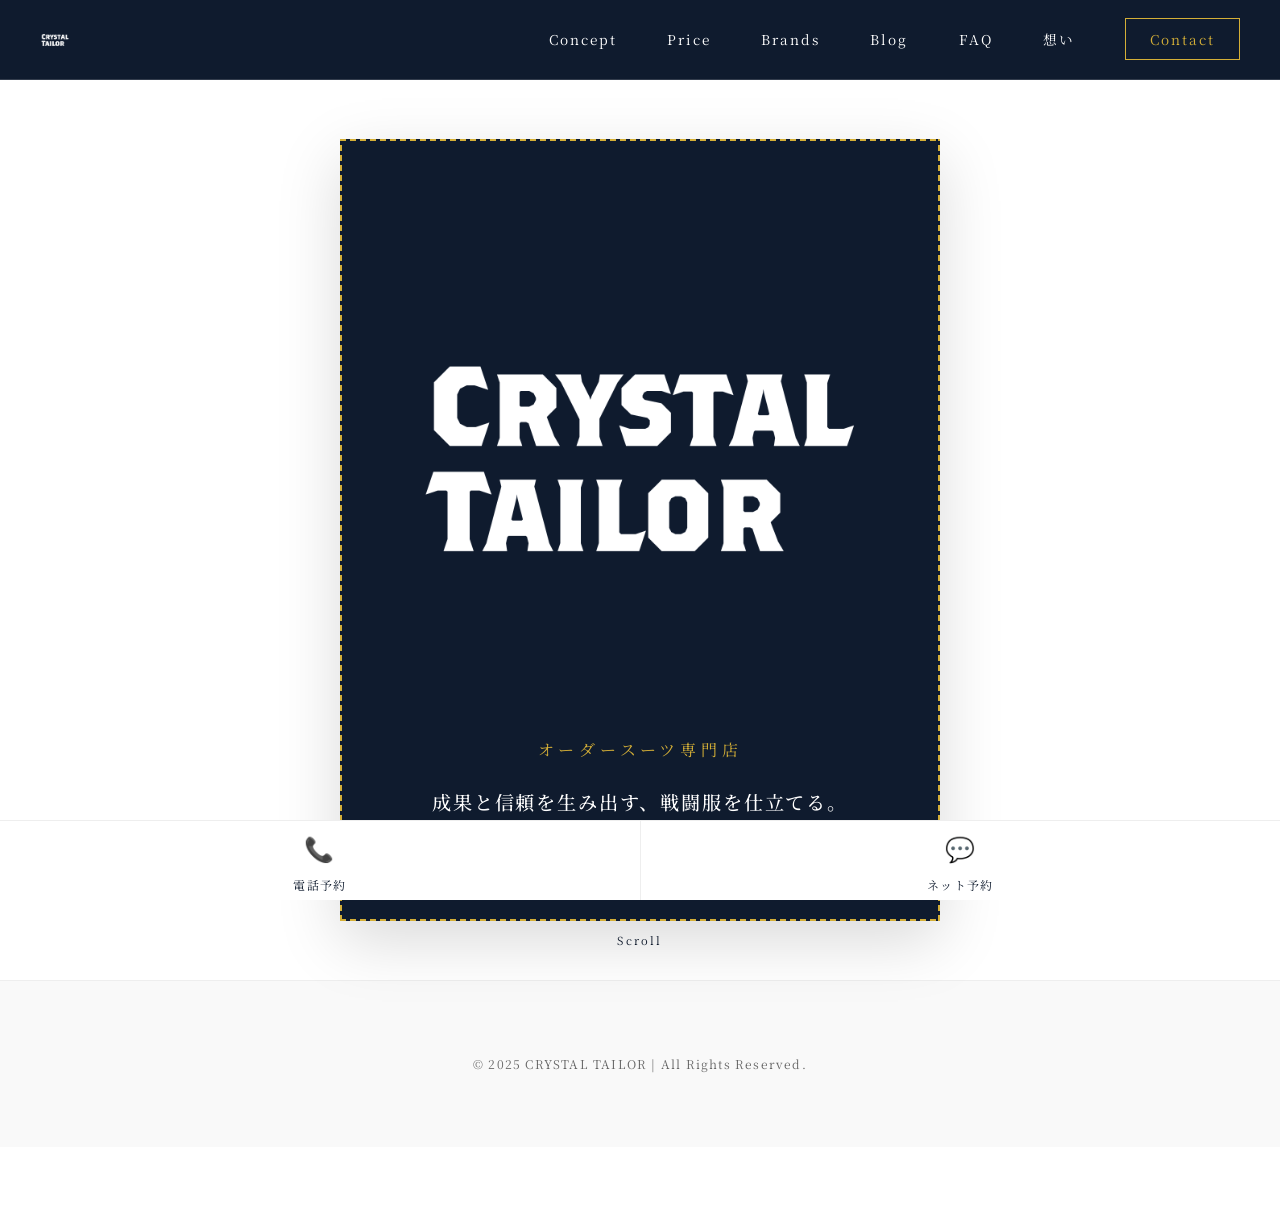
<file: index.html>
<!DOCTYPE html>
<html lang="ja">
<head>
<meta charset="UTF-8">
<meta name="viewport" content="width=device-width, initial-scale=1.0">
<title>CRYSTAL TAILOR | オーダースーツ専門店</title>
<link rel="preconnect" href="https://fonts.googleapis.com">
<link rel="preconnect" href="https://fonts.gstatic.com" crossorigin>
<link href="https://fonts.googleapis.com/css2?family=Cormorant+Garamond:wght@400;600&family=Noto+Serif+JP:wght@400;600&display=swap" rel="stylesheet">
<link rel="stylesheet" href="css/style.css">
</head>
<body>

<!-- NAVIGATION -->
<nav>
    <a href="index.html" class="nav-logo">
        <img src="img/logo.png" alt="CRYSTAL TAILOR" style="height: 30px;">
    </a>
    <button class="nav-toggle" id="menuToggle">☰</button>
    <ul class="nav-links">
        <li><a href="concept.html">Concept</a></li>
        <li><a href="price.html">Price</a></li>
        <li><a href="brands.html">Brands</a></li>
        <li><a href="blog.html">Blog</a></li>
        <li><a href="faq.html">FAQ</a></li>
        <li><a href="vision.html">想い</a></li>
        <li><a href="contact.html" class="nav-cta">Contact</a></li>
    </ul>
</nav>

<!-- MOBILE MENU -->
<div class="mobile-menu" id="mobileMenu">
    <a href="concept.html">Concept</a>
    <a href="price.html">Price</a>
    <a href="brands.html">Brands</a>
    <a href="blog.html">Blog</a>
    <a href="faq.html">FAQ</a>
    <a href="vision.html">想い</a>
    <a href="contact.html" class="nav-cta">Contact</a>
</div>

<!-- HERO -->
<section class="hero">
    <div class="hero-content">
        <div class="hero-logo">
            <img src="img/logo.png" alt="CRYSTAL TAILOR">
        </div>
        <p class="hero-sub">オーダースーツ専門店</p>
        <p class="catchphrase">成果と信頼を生み出す、戦闘服を仕立てる。</p>
    </div>
    <div class="hero-scroll">
        <div class="hero-scroll-line"></div>
        <span>Scroll</span>
    </div>
</section>

<!-- FOOTER -->
<footer>
    <p>&copy; 2025 CRYSTAL TAILOR | All Rights Reserved.</p>
</footer>

<!-- FIXED ACTION BAR -->
<div class="footer-action-bar">
    <a href="tel:09027336812">
        <span class="icon">📞</span>
        <span>電話予約</span>
    </a>
    <a href="https://line.me/R/ti/p/YOUR_LINE_ID" target="_blank">
        <span class="icon">💬</span>
        <span>ネット予約</span>
    </a>
</div>

<script>
const menuToggle = document.getElementById('menuToggle');
const mobileMenu = document.getElementById('mobileMenu');

menuToggle.addEventListener('click', () => {
    mobileMenu.classList.toggle('active');
});

mobileMenu.querySelectorAll('a').forEach(link => {
    link.addEventListener('click', () => {
        mobileMenu.classList.remove('active');
    });
});
</script>
<meta name="google-site-verification" content="i2XlWmfWydzfz3LQb-OH3_Pzshu7hJQ3l43Ga6Jus4A" />
</body>
</html>
</file>
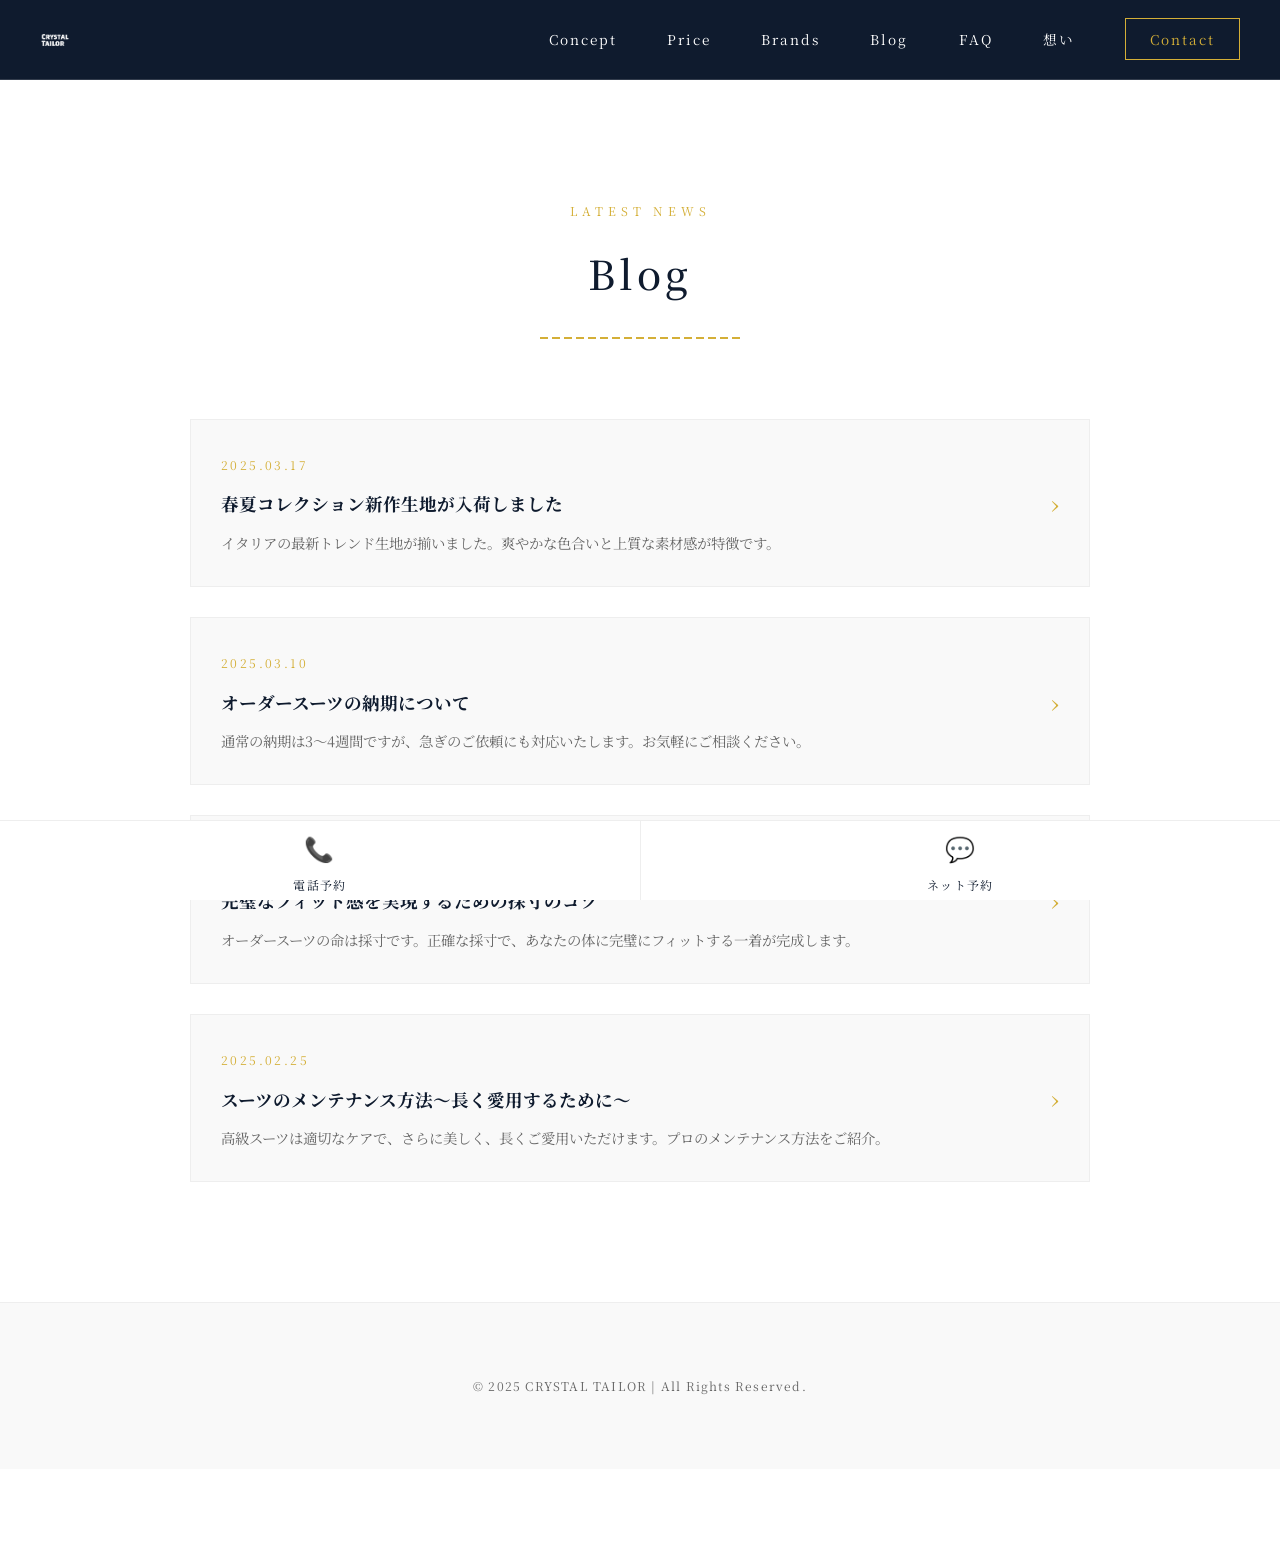
<file: blog.html>
<!DOCTYPE html>
<html lang="ja">
<head>
<meta charset="UTF-8">
<meta name="viewport" content="width=device-width, initial-scale=1.0">
<title>Blog | CRYSTAL TAILOR</title>
<link rel="preconnect" href="https://fonts.googleapis.com">
<link rel="preconnect" href="https://fonts.gstatic.com" crossorigin>
<link href="https://fonts.googleapis.com/css2?family=Cormorant+Garamond:wght@400;600&family=Noto+Serif+JP:wght@400;600&display=swap" rel="stylesheet">
<link rel="stylesheet" href="css/style.css">
</head>
<body>

<!-- NAVIGATION -->
<nav>
    <a href="index.html" class="nav-logo">
        <img src="img/logo.png" alt="CRYSTAL TAILOR" style="height: 30px;">
    </a>
    <button class="nav-toggle" id="menuToggle">☰</button>
    <ul class="nav-links">
        <li><a href="concept.html">Concept</a></li>
        <li><a href="price.html">Price</a></li>
        <li><a href="brands.html">Brands</a></li>
        <li><a href="blog.html">Blog</a></li>
        <li><a href="faq.html">FAQ</a></li>
        <li><a href="vision.html">想い</a></li>
        <li><a href="contact.html" class="nav-cta">Contact</a></li>
    </ul>
</nav>

<!-- MOBILE MENU -->
<div class="mobile-menu" id="mobileMenu">
    <a href="concept.html">Concept</a>
    <a href="price.html">Price</a>
    <a href="brands.html">Brands</a>
    <a href="blog.html">Blog</a>
    <a href="faq.html">FAQ</a>
    <a href="vision.html">想い</a>
    <a href="contact.html" class="nav-cta">Contact</a>
</div>

<!-- BLOG SECTION -->
<section id="blog" style="margin-top: 80px;">
    <div class="section-inner">
        <div class="section-title-wrap">
            <span class="section-label">Latest News</span>
            <h2>Blog</h2>
        </div>
        <div style="max-width: 900px; margin: 0 auto;">
            <div style="background: #F9F9F9; padding: 30px; border: 1px solid var(--border-light); margin-bottom: 30px; display: flex; justify-content: space-between; align-items: center;">
                <div>
                    <span style="color: var(--gold); font-size: 0.75rem; letter-spacing: 0.2em;">2025.03.17</span>
                    <h4 style="color: var(--navy-dark); margin: 10px 0 0; font-size: 1.1rem;">春夏コレクション新作生地が入荷しました</h4>
                    <p style="color: var(--text-light); margin: 10px 0 0; font-size: 0.9rem;">イタリアの最新トレンド生地が揃いました。爽やかな色合いと上質な素材感が特徴です。</p>
                </div>
                <span style="color: var(--gold); font-size: 1.5rem; margin-left: 20px;">›</span>
            </div>

            <div style="background: #F9F9F9; padding: 30px; border: 1px solid var(--border-light); margin-bottom: 30px; display: flex; justify-content: space-between; align-items: center;">
                <div>
                    <span style="color: var(--gold); font-size: 0.75rem; letter-spacing: 0.2em;">2025.03.10</span>
                    <h4 style="color: var(--navy-dark); margin: 10px 0 0; font-size: 1.1rem;">オーダースーツの納期について</h4>
                    <p style="color: var(--text-light); margin: 10px 0 0; font-size: 0.9rem;">通常の納期は3〜4週間ですが、急ぎのご依頼にも対応いたします。お気軽にご相談ください。</p>
                </div>
                <span style="color: var(--gold); font-size: 1.5rem; margin-left: 20px;">›</span>
            </div>

            <div style="background: #F9F9F9; padding: 30px; border: 1px solid var(--border-light); margin-bottom: 30px; display: flex; justify-content: space-between; align-items: center;">
                <div>
                    <span style="color: var(--gold); font-size: 0.75rem; letter-spacing: 0.2em;">2025.03.03</span>
                    <h4 style="color: var(--navy-dark); margin: 10px 0 0; font-size: 1.1rem;">完璧なフィット感を実現するための採寸のコツ</h4>
                    <p style="color: var(--text-light); margin: 10px 0 0; font-size: 0.9rem;">オーダースーツの命は採寸です。正確な採寸で、あなたの体に完璧にフィットする一着が完成します。</p>
                </div>
                <span style="color: var(--gold); font-size: 1.5rem; margin-left: 20px;">›</span>
            </div>

            <div style="background: #F9F9F9; padding: 30px; border: 1px solid var(--border-light); display: flex; justify-content: space-between; align-items: center;">
                <div>
                    <span style="color: var(--gold); font-size: 0.75rem; letter-spacing: 0.2em;">2025.02.25</span>
                    <h4 style="color: var(--navy-dark); margin: 10px 0 0; font-size: 1.1rem;">スーツのメンテナンス方法〜長く愛用するために〜</h4>
                    <p style="color: var(--text-light); margin: 10px 0 0; font-size: 0.9rem;">高級スーツは適切なケアで、さらに美しく、長くご愛用いただけます。プロのメンテナンス方法をご紹介。</p>
                </div>
                <span style="color: var(--gold); font-size: 1.5rem; margin-left: 20px;">›</span>
            </div>
        </div>
    </div>
</section>

<!-- FOOTER -->
<footer>
    <p>&copy; 2025 CRYSTAL TAILOR | All Rights Reserved.</p>
</footer>

<!-- FIXED ACTION BAR -->
<div class="footer-action-bar">
    <a href="tel:09027336812">
        <span class="icon">📞</span>
        <span>電話予約</span>
    </a>
    <a href="https://line.me/R/ti/p/YOUR_LINE_ID" target="_blank">
        <span class="icon">💬</span>
        <span>ネット予約</span>
    </a>
</div>

<script>
const menuToggle = document.getElementById('menuToggle');
const mobileMenu = document.getElementById('mobileMenu');

menuToggle.addEventListener('click', () => {
    mobileMenu.classList.toggle('active');
});

mobileMenu.querySelectorAll('a').forEach(link => {
    link.addEventListener('click', () => {
        mobileMenu.classList.remove('active');
    });
});
</script>

</body>
</html>
</file>
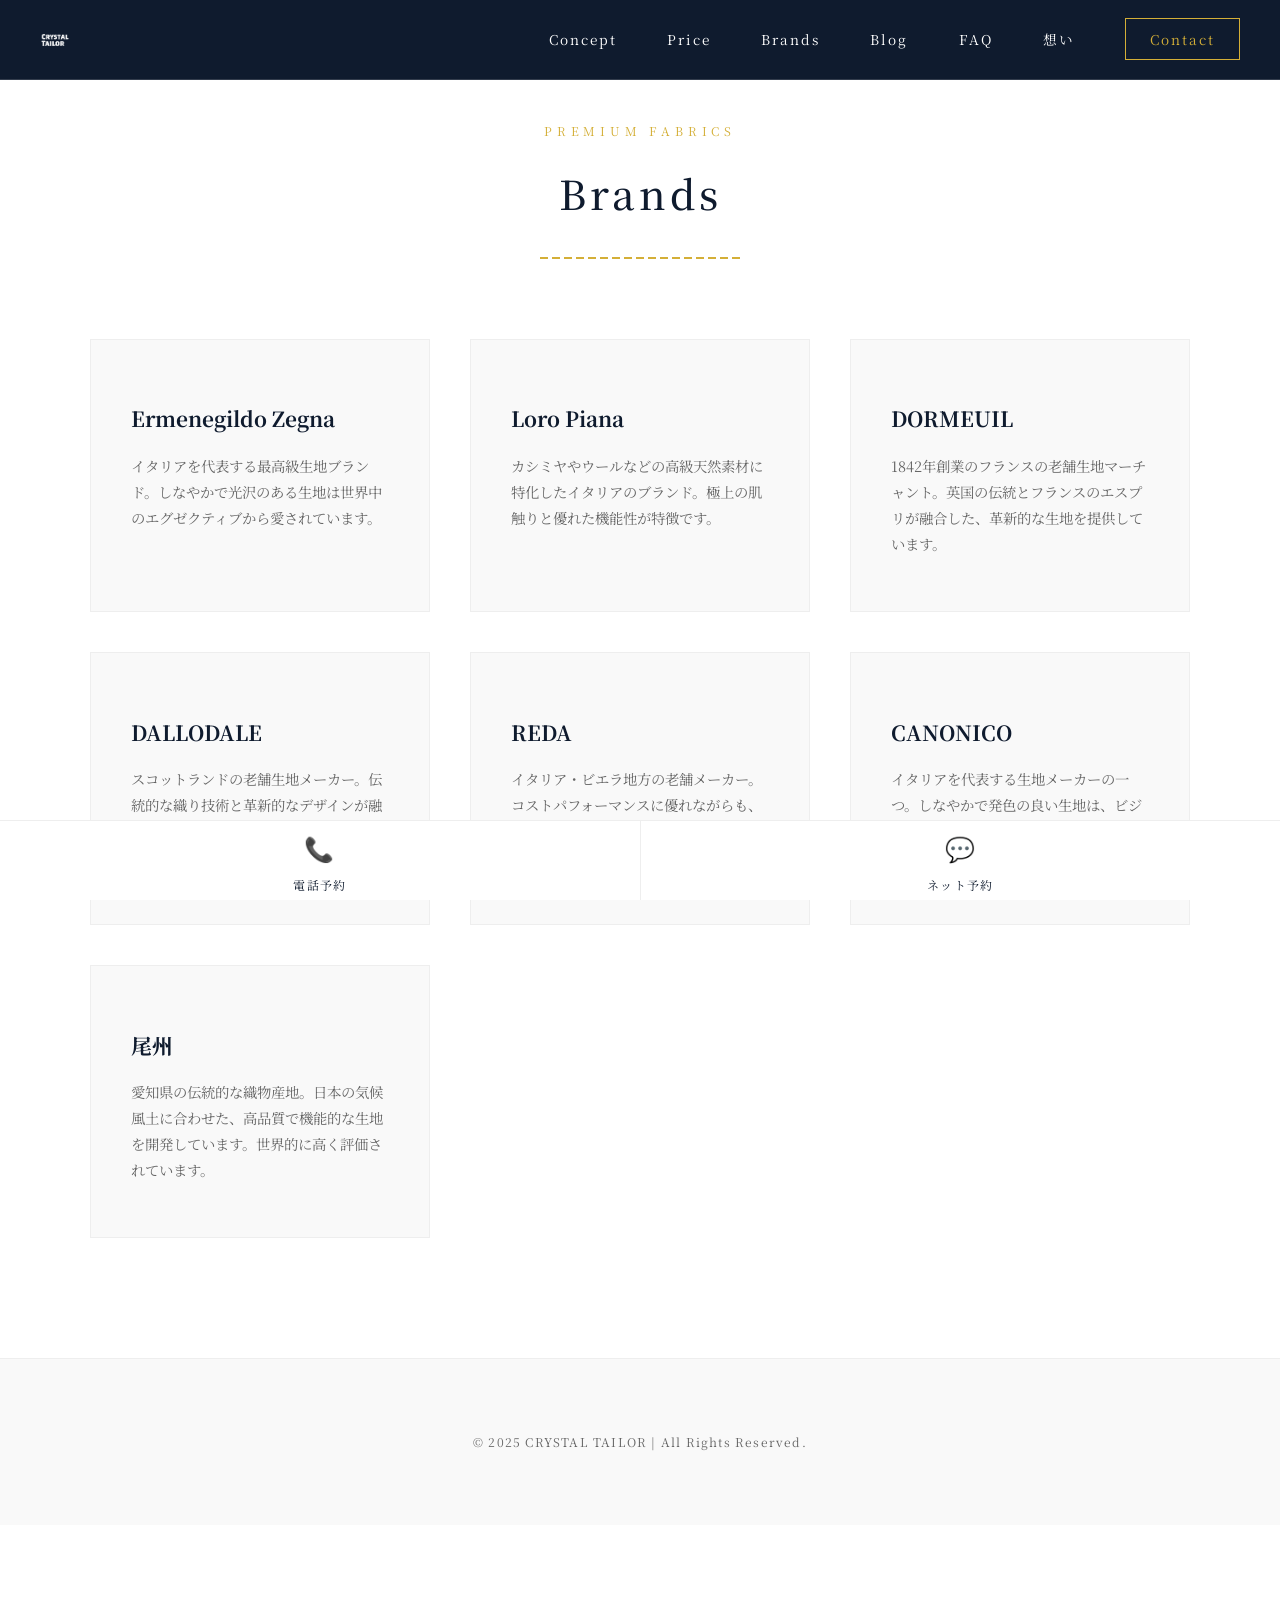
<file: brands.html>
<!DOCTYPE html>
<html lang="ja">
<head>
<meta charset="UTF-8">
<meta name="viewport" content="width=device-width, initial-scale=1.0">
<title>Brands | CRYSTAL TAILOR</title>
<link rel="preconnect" href="https://fonts.googleapis.com">
<link rel="preconnect" href="https://fonts.gstatic.com" crossorigin>
<link href="https://fonts.googleapis.com/css2?family=Cormorant+Garamond:wght@400;600&family=Noto+Serif+JP:wght@400;600&display=swap" rel="stylesheet">
<link rel="stylesheet" href="css/style.css">
</head>
<body>

<!-- NAVIGATION -->
<nav>
    <a href="index.html" class="nav-logo">
        <img src="img/logo.png" alt="CRYSTAL TAILOR" style="height: 30px;">
    </a>
    <button class="nav-toggle" id="menuToggle">☰</button>
    <ul class="nav-links">
        <li><a href="concept.html">Concept</a></li>
        <li><a href="price.html">Price</a></li>
        <li><a href="brands.html">Brands</a></li>
        <li><a href="blog.html">Blog</a></li>
        <li><a href="faq.html">FAQ</a></li>
        <li><a href="vision.html">想い</a></li>
        <li><a href="contact.html" class="nav-cta">Contact</a></li>
    </ul>
</nav>

<!-- MOBILE MENU -->
<div class="mobile-menu" id="mobileMenu">
    <a href="concept.html">Concept</a>
    <a href="price.html">Price</a>
    <a href="brands.html">Brands</a>
    <a href="blog.html">Blog</a>
    <a href="faq.html">FAQ</a>
    <a href="vision.html">想い</a>
    <a href="contact.html" class="nav-cta">Contact</a>
</div>

<!-- BRANDS SECTION -->
<section id="brands">
    <div class="section-inner">
        <div class="section-title-wrap">
            <span class="section-label">Premium Fabrics</span>
            <h2>Brands</h2>
        </div>
        <div class="brands-list">
            <div class="brand-card">
                <h3>Ermenegildo Zegna</h3>
                <p>イタリアを代表する最高級生地ブランド。しなやかで光沢のある生地は世界中のエグゼクティブから愛されています。</p>
            </div>
            <div class="brand-card">
                <h3>Loro Piana</h3>
                <p>カシミヤやウールなどの高級天然素材に特化したイタリアのブランド。極上の肌触りと優れた機能性が特徴です。</p>
            </div>
            <div class="brand-card">
                <h3>DORMEUIL</h3>
                <p>1842年創業のフランスの老舗生地マーチャント。英国の伝統とフランスのエスプリが融合した、革新的な生地を提供しています。</p>
            </div>
            <div class="brand-card">
                <h3>DALLODALE</h3>
                <p>スコットランドの老舗生地メーカー。伝統的な織り技術と革新的なデザインが融合した、上質なウール生地を提供しています。</p>
            </div>
            <div class="brand-card">
                <h3>REDA</h3>
                <p>イタリア・ビエラ地方の老舗メーカー。コストパフォーマンスに優れながらも、上質なウール生地を提供しています。</p>
            </div>
            <div class="brand-card">
                <h3>CANONICO</h3>
                <p>イタリアを代表する生地メーカーの一つ。しなやかで発色の良い生地は、ビジネスシーンからカジュアルまで幅広く対応します。</p>
            </div>
            <div class="brand-card">
                <h3>尾州</h3>
                <p>愛知県の伝統的な織物産地。日本の気候風土に合わせた、高品質で機能的な生地を開発しています。世界的に高く評価されています。</p>
            </div>
        </div>
    </div>
</section>

<!-- FOOTER -->
<footer>
    <p>&copy; 2025 CRYSTAL TAILOR | All Rights Reserved.</p>
</footer>

<!-- FIXED ACTION BAR -->
<div class="footer-action-bar">
    <a href="tel:09027336812">
        <span class="icon">📞</span>
        <span>電話予約</span>
    </a>
    <a href="https://line.me/R/ti/p/YOUR_LINE_ID" target="_blank">
        <span class="icon">💬</span>
        <span>ネット予約</span>
    </a>
</div>

<script>
const menuToggle = document.getElementById('menuToggle');
const mobileMenu = document.getElementById('mobileMenu');

menuToggle.addEventListener('click', () => {
    mobileMenu.classList.toggle('active');
});

mobileMenu.querySelectorAll('a').forEach(link => {
    link.addEventListener('click', () => {
        mobileMenu.classList.remove('active');
    });
});
</script>

</body>
</html>
</file>
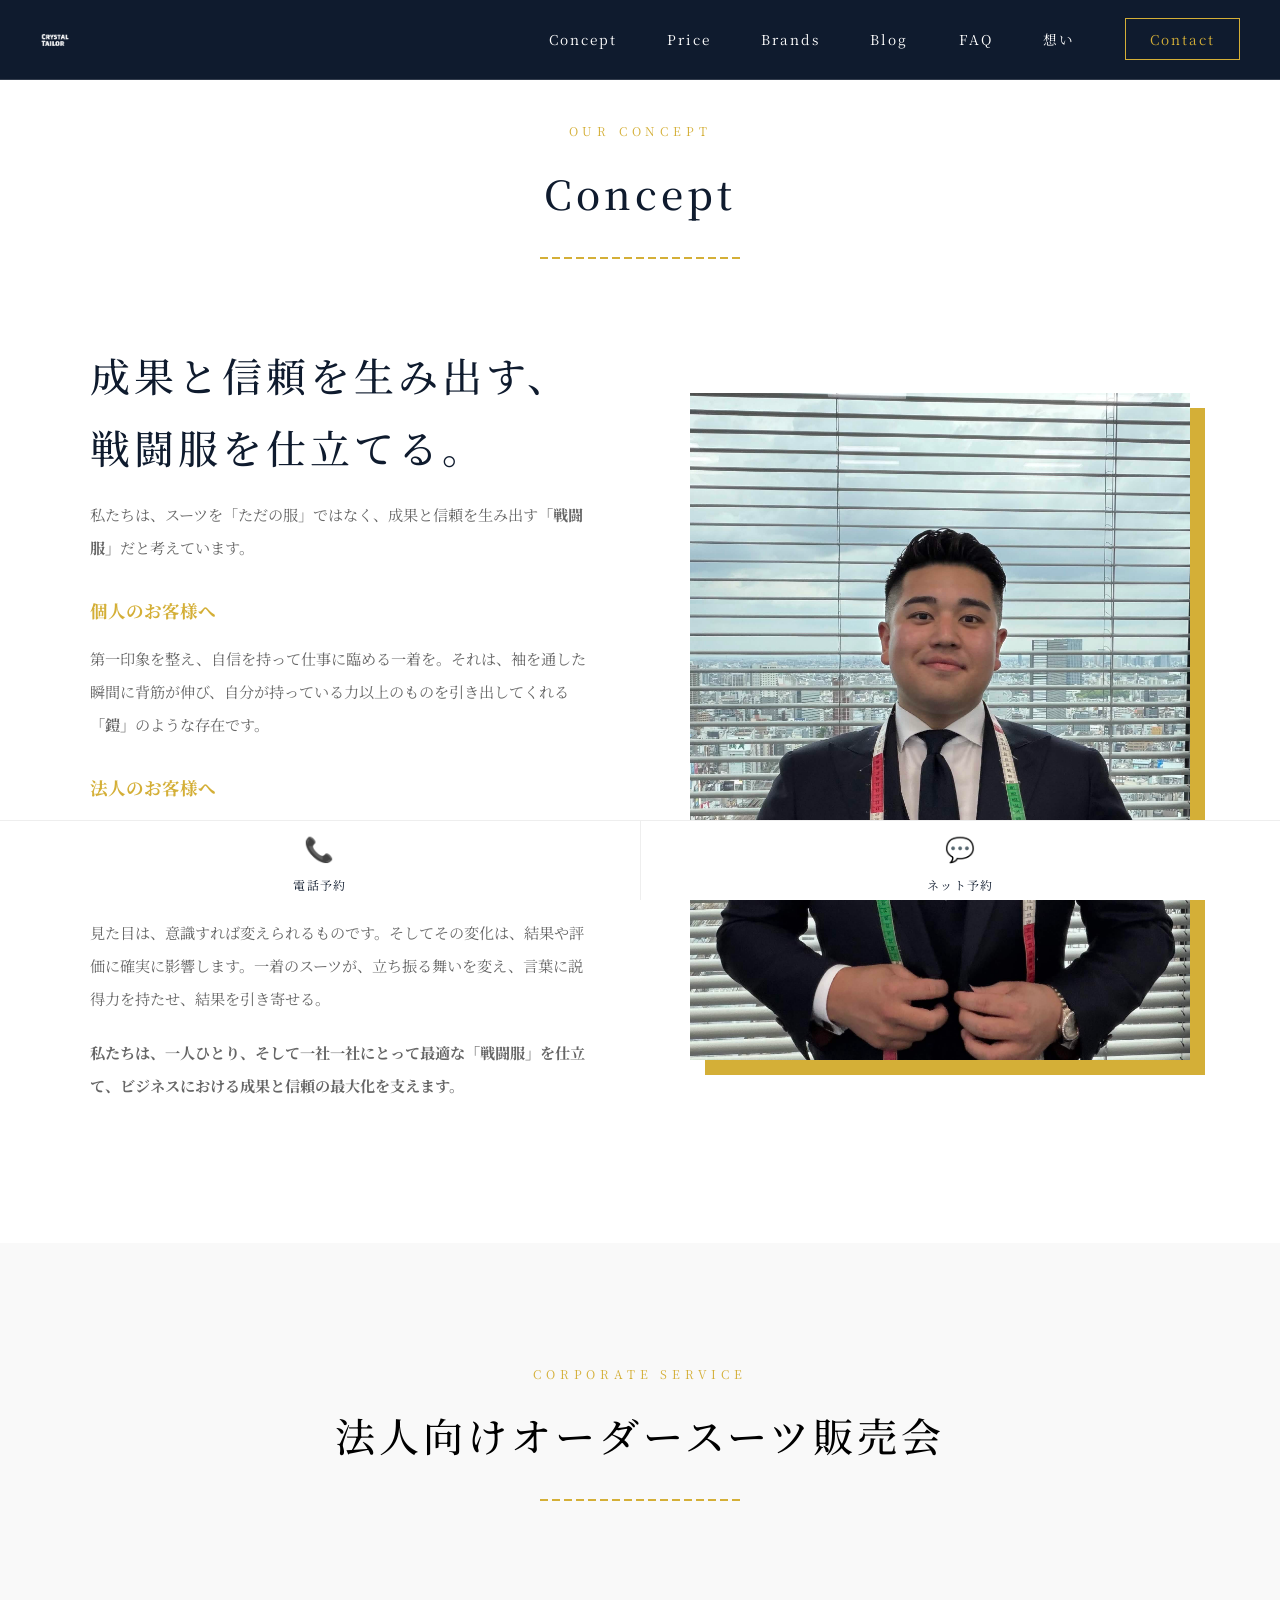
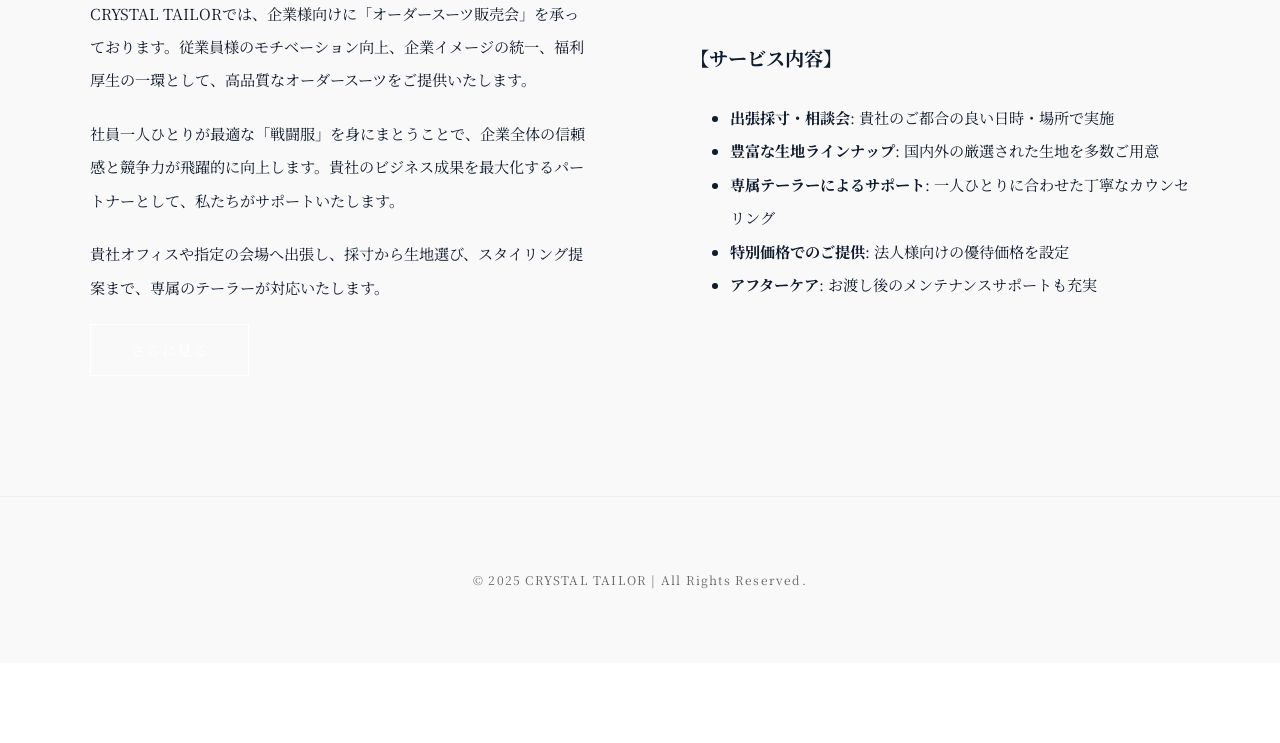
<file: concept.html>
<!DOCTYPE html>
<html lang="ja">
<head>
<meta charset="UTF-8">
<meta name="viewport" content="width=device-width, initial-scale=1.0">
<title>Concept | CRYSTAL TAILOR</title>
<link rel="preconnect" href="https://fonts.googleapis.com">
<link rel="preconnect" href="https://fonts.gstatic.com" crossorigin>
<link href="https://fonts.googleapis.com/css2?family=Cormorant+Garamond:wght@400;600&family=Noto+Serif+JP:wght@400;600&display=swap" rel="stylesheet">
<link rel="stylesheet" href="css/style.css">
</head>
<body>

<!-- NAVIGATION -->
<nav>
    <a href="index.html" class="nav-logo">
        <img src="img/logo.png" alt="CRYSTAL TAILOR" style="height: 30px;">
    </a>
    <button class="nav-toggle" id="menuToggle">☰</button>
    <ul class="nav-links">
        <li><a href="concept.html">Concept</a></li>
        <li><a href="price.html">Price</a></li>
        <li><a href="brands.html">Brands</a></li>
        <li><a href="blog.html">Blog</a></li>
        <li><a href="faq.html">FAQ</a></li>
        <li><a href="vision.html">想い</a></li>
        <li><a href="contact.html" class="nav-cta">Contact</a></li>
    </ul>
</nav>

<!-- MOBILE MENU -->
<div class="mobile-menu" id="mobileMenu">
    <a href="concept.html">Concept</a>
    <a href="price.html">Price</a>
    <a href="brands.html">Brands</a>
    <a href="blog.html">Blog</a>
    <a href="faq.html">FAQ</a>
    <a href="vision.html">想い</a>
    <a href="contact.html" class="nav-cta">Contact</a>
</div>

<!-- CONCEPT SECTION -->
<section id="concept">
    <div class="section-inner">
        <div class="section-title-wrap">
            <span class="section-label">Our Concept</span>
            <h2>Concept</h2>
        </div>
        <div class="concept-grid">
            <div class="concept-text">
                <h2>成果と信頼を生み出す、戦闘服を仕立てる。</h2>
                <p>私たちは、スーツを「ただの服」ではなく、成果と信頼を生み出す<strong>「戦闘服」</strong>だと考えています。</p>
                
                <h4 style="color: var(--gold); font-size: 1.1rem; margin-top: 30px; margin-bottom: 15px;">個人のお客様へ</h4>
                <p>第一印象を整え、自信を持って仕事に臨める一着を。それは、袖を通した瞬間に背筋が伸び、自分が持っている力以上のものを引き出してくれる<strong>「鎧」</strong>のような存在です。</p>
                
                <h4 style="color: var(--gold); font-size: 1.1rem; margin-top: 30px; margin-bottom: 15px;">法人のお客様へ</h4>
                <p>社員の見た目は会社の印象を決めるという考えのもと、企業価値や信頼を高める装いをご提案します。</p>
                
                <p style="margin-top: 30px;">見た目は、意識すれば変えられるものです。そしてその変化は、結果や評価に確実に影響します。一着のスーツが、立ち振る舞いを変え、言葉に説得力を持たせ、結果を引き寄せる。</p>
                
                <p style="margin-top: 20px;"><strong>私たちは、一人ひとり、そして一社一社にとって最適な「戦闘服」を仕立て、ビジネスにおける成果と信頼の最大化を支えます。</strong></p>
            </div>
            <div class="concept-image">
                <img src="img/IMG_3852.jpg" alt="オーダースーツ着用例">
            </div>
        </div>
    </div>
</section>

<!-- CORPORATE SALES SECTION -->
<section style="background: #F9F9F9;">
    <div class="section-inner">
        <div class="section-title-wrap">
            <span class="section-label">Corporate Service</span>
            <h2 style="color: black;">法人向けオーダースーツ販売会</h2>
        </div>
        <div class="concept-grid">
            <div class="concept-text">
                <p style="color: #0F1B2E;">CRYSTAL TAILORでは、企業様向けに「オーダースーツ販売会」を承っております。従業員様のモチベーション向上、企業イメージの統一、福利厚生の一環として、高品質なオーダースーツをご提供いたします。</p>
                <p style="color: #0F1B2E;">社員一人ひとりが最適な「戦闘服」を身にまとうことで、企業全体の信頼感と競争力が飛躍的に向上します。貴社のビジネス成果を最大化するパートナーとして、私たちがサポートいたします。</p>
                <p style="color: #0F1B2E;">貴社オフィスや指定の会場へ出張し、採寸から生地選び、スタイリング提案まで、専属のテーラーが対応いたします。</p>
                <a href="contact.html" class="btn-more">さらに見る</a>
            </div>
            <div class="concept-text">
                <h4 style="color: #0F1B2E; font-size: 1.2rem; margin-top: 0;">【サービス内容】</h4>
                <ul style="color: #0F1B2E; line-height: 2.2; font-size: 0.95rem;">
                    <li><strong>出張採寸・相談会</strong>: 貴社のご都合の良い日時・場所で実施</li>
                    <li><strong>豊富な生地ラインナップ</strong>: 国内外の厳選された生地を多数ご用意</li>
                    <li><strong>専属テーラーによるサポート</strong>: 一人ひとりに合わせた丁寧なカウンセリング</li>
                    <li><strong>特別価格でのご提供</strong>: 法人様向けの優待価格を設定</li>
                    <li><strong>アフターケア</strong>: お渡し後のメンテナンスサポートも充実</li>
                </ul>
            </div>
        </div>
    </div>
</section>

<!-- FOOTER -->
<footer>
    <p>&copy; 2025 CRYSTAL TAILOR | All Rights Reserved.</p>
</footer>

<!-- FIXED ACTION BAR -->
<div class="footer-action-bar">
    <a href="tel:09027336812">
        <span class="icon">📞</span>
        <span>電話予約</span>
    </a>
    <a href="https://line.me/R/ti/p/YOUR_LINE_ID" target="_blank">
        <span class="icon">💬</span>
        <span>ネット予約</span>
    </a>
</div>

<script>
const menuToggle = document.getElementById('menuToggle');
const mobileMenu = document.getElementById('mobileMenu');

menuToggle.addEventListener('click', () => {
    mobileMenu.classList.toggle('active');
});

mobileMenu.querySelectorAll('a').forEach(link => {
    link.addEventListener('click', () => {
        mobileMenu.classList.remove('active');
    });
});
</script>

</body>
</html>
</file>
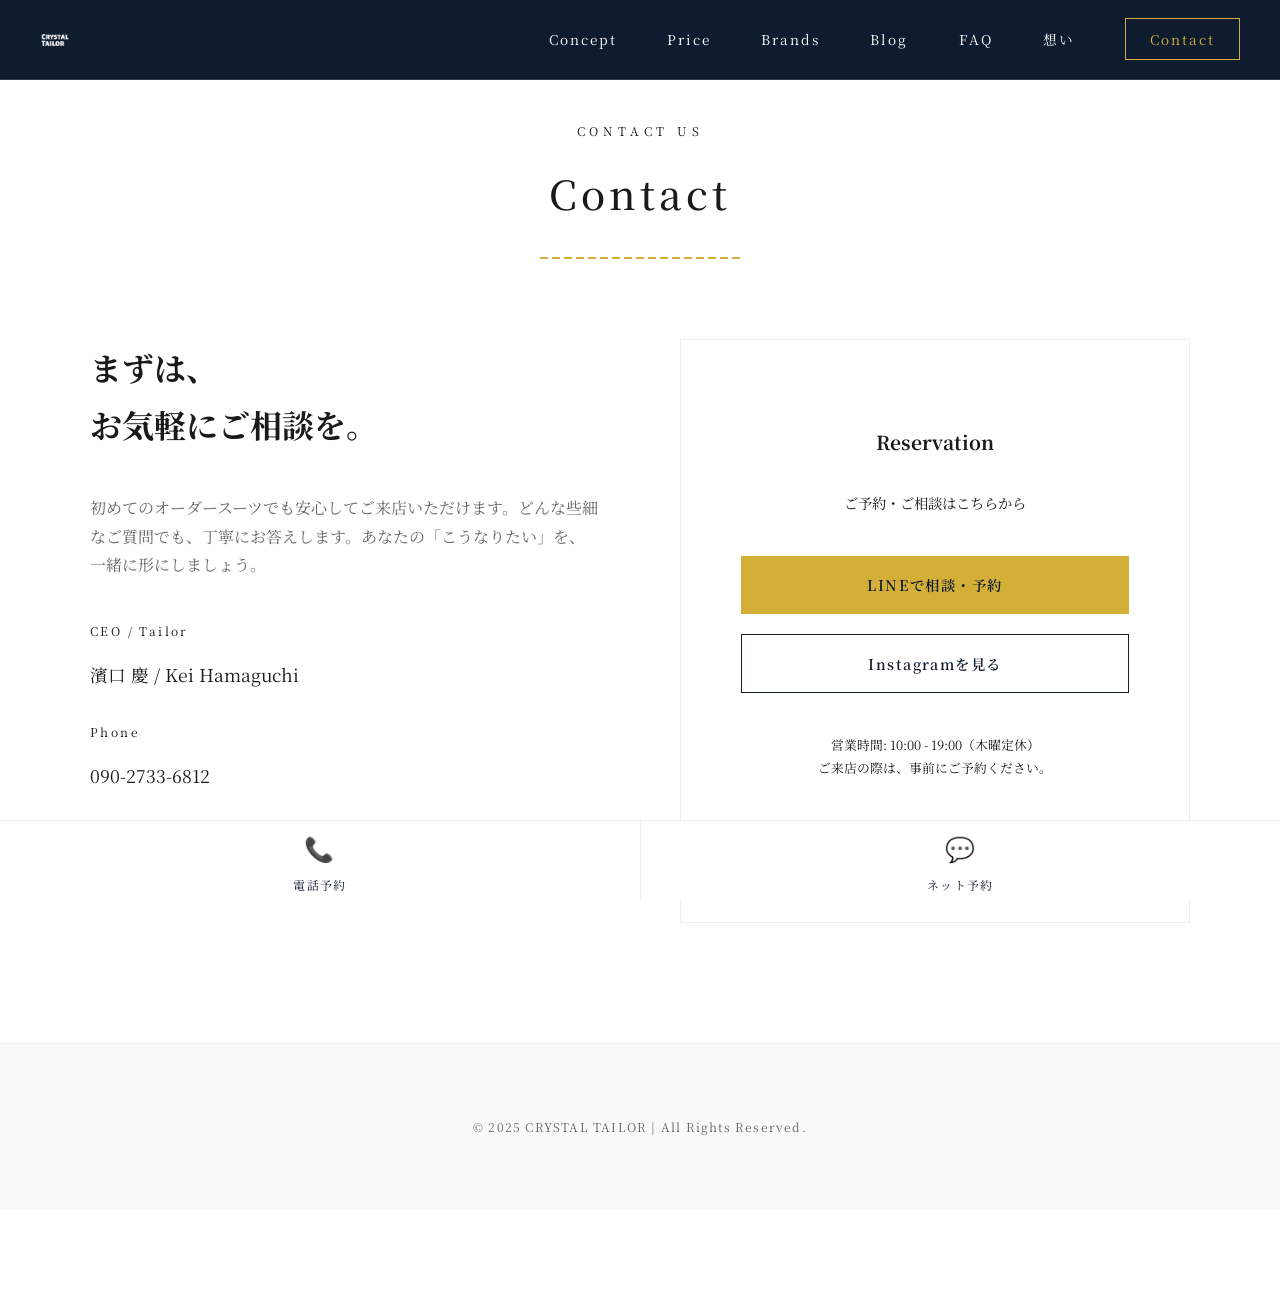
<file: contact.html>
<!DOCTYPE html>
<html lang="ja">
<head>
<meta charset="UTF-8">
<meta name="viewport" content="width=device-width, initial-scale=1.0">
<title>Contact | CRYSTAL TAILOR</title>
<link rel="preconnect" href="https://fonts.googleapis.com">
<link rel="preconnect" href="https://fonts.gstatic.com" crossorigin>
<link href="https://fonts.googleapis.com/css2?family=Cormorant+Garamond:wght@400;600&family=Noto+Serif+JP:wght@400;600&display=swap" rel="stylesheet">
<link rel="stylesheet" href="css/style.css">
</head>
<body>

<!-- NAVIGATION -->
<nav>
<a href="index.html" class="nav-logo">
    <img src="img/logo.png" alt="CRYSTAL TAILOR" style="height: 30px;">
</a>
    <button class="nav-toggle" id="menuToggle">☰</button>
    <ul class="nav-links">
        <li><a href="concept.html">Concept</a></li>
        <li><a href="price.html">Price</a></li>
        <li><a href="brands.html">Brands</a></li>
        <li><a href="blog.html">Blog</a></li>
        <li><a href="faq.html">FAQ</a></li>
        <li><a href="vision.html">想い</a></li>
        <li><a href="contact.html" class="nav-cta">Contact</a></li>
    </ul>
</nav>

<!-- MOBILE MENU -->
<div class="mobile-menu" id="mobileMenu">
    <a href="concept.html">Concept</a>
    <a href="price.html">Price</a>
    <a href="brands.html">Brands</a>
    <a href="blog.html">Blog</a>
    <a href="faq.html">FAQ</a>
    <a href="vision.html">想い</a>
    <a href="contact.html" class="nav-cta">Contact</a>
</div>



<!-- CONTACT SECTION -->
<section id="contact" style="background: var(--white) !important; color: var(--text-dark) !important;">
    <div class="section-inner">
        <div class="section-title-wrap">
            <span class="section-label" style="color: var(--text-dark) !important;">Contact Us</span>
            <h2 style="color: var(--text-dark) !important;">Contact</h2>
        </div>
        
        <div class="contact-grid">
            <div class="contact-info">
                <h3 style="margin-top: 0; color: var(--text-dark) !important;">まずは、<br>お気軽にご相談を。</h3>
                <p style="color: var(--text-light); margin-bottom: 40px;">初めてのオーダースーツでも安心してご来店いただけます。どんな些細なご質問でも、丁寧にお答えします。あなたの「こうなりたい」を、一緒に形にしましょう。</p>
                
                <div class="contact-item">
                    <label style="color: var(--text-dark) !important;">CEO / Tailor</label>
                    <p style="color: var(--text-dark) !important;">濱口 慶 / Kei Hamaguchi</p>
                </div>
                <div class="contact-item">
                    <label style="color: var(--text-dark) !important;">Phone</label>
                    <p><a href="tel:09027336812" style="color: var(--text-dark); text-decoration: none;">090-2733-6812</a></p>
                </div>
                <div class="contact-item">
                    <label style="color: var(--text-dark) !important;">Email</label>
                    <p><a href="mailto:1102kei.kai@gmail.com" style="color: var(--text-dark); text-decoration: none;">1102kei.kai@gmail.com</a></p>
                </div>
            </div>
            
            <div style="background: var(--white); padding: 60px; border: 1px solid var(--border-light);">
                <h4 style="font-size: 1.2rem; color: var(--text-dark) !important; margin-bottom: 30px; text-align: center;">Reservation</h4>
                <p style="font-size: 0.9rem; color: var(--text-dark) !important; text-align: center; margin-bottom: 40px;">ご予約・ご相談はこちらから</p>
                <div class="btn-group">
                    <a href="https://line.me/ti/p/vTnEPSsrR-" target="_blank" class="btn btn-line">LINEで相談・予約</a>
                    <a href="https://www.instagram.com/crystalkei__?igsh=MTM4YjhneXk4YTlwcA%3D%3D&utm_source=qr" target="_blank" class="btn btn-instagram">Instagramを見る</a>
                </div>
                <p style="margin-top: 40px; font-size: 0.8rem; color: var(--text-dark) !important; text-align: center;">営業時間: 10:00 - 19:00（木曜定休）<br>ご来店の際は、事前にご予約ください。</p>
            </div>
        </div>
    </div>
</section>

<!-- FOOTER -->
<footer>
    <p>&copy; 2025 CRYSTAL TAILOR | All Rights Reserved.</p>
</footer>

<!-- FIXED ACTION BAR -->
<div class="footer-action-bar">
    <a href="tel:09027336812">
        <span class="icon">📞</span>
        <span>電話予約</span>
    </a>
    <a href="https://line.me/R/ti/p/YOUR_LINE_ID" target="_blank">
        <span class="icon">💬</span>
        <span>ネット予約</span>
    </a>
</div>

<script>
const menuToggle = document.getElementById('menuToggle');
const mobileMenu = document.getElementById('mobileMenu');

menuToggle.addEventListener('click', () => {
    mobileMenu.classList.toggle('active');
});

mobileMenu.querySelectorAll('a').forEach(link => {
    link.addEventListener('click', () => {
        mobileMenu.classList.remove('active');
    });
});
</script>

</body>
</html>
</file>
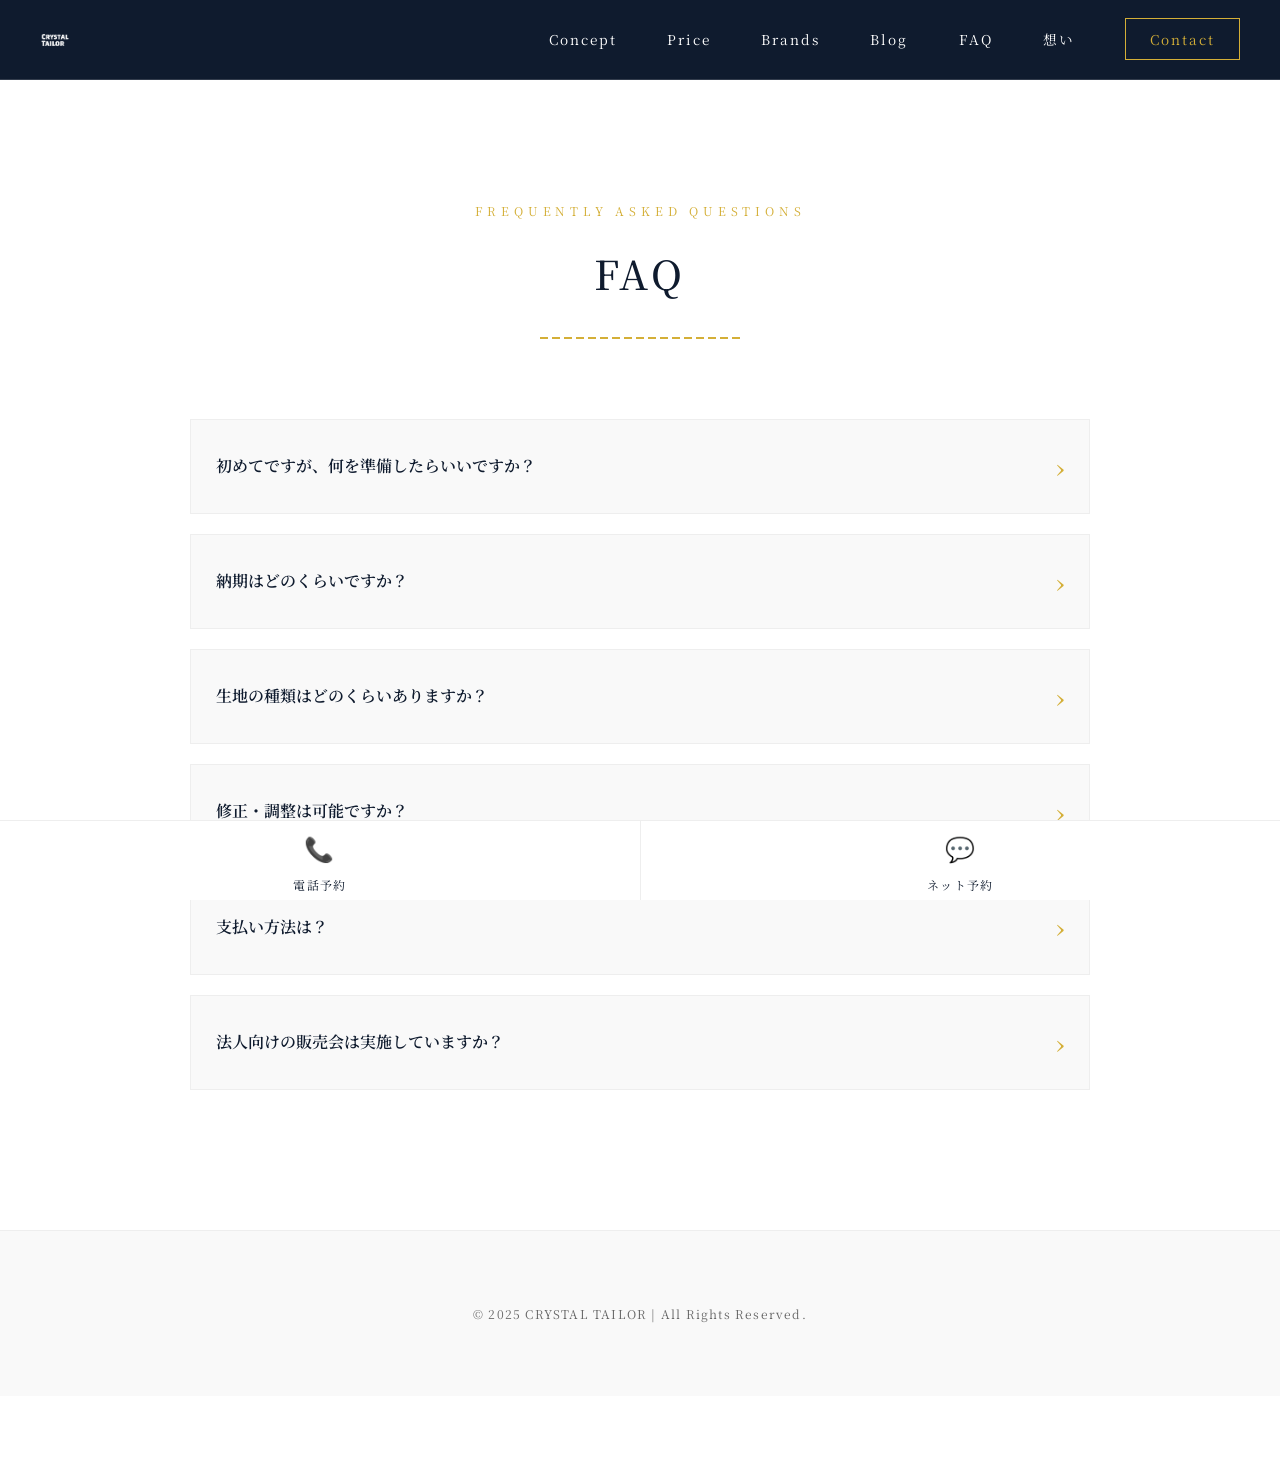
<file: faq.html>
<!DOCTYPE html>
<html lang="ja">
<head>
<meta charset="UTF-8">
<meta name="viewport" content="width=device-width, initial-scale=1.0">
<title>FAQ | CRYSTAL TAILOR</title>
<link rel="preconnect" href="https://fonts.googleapis.com">
<link rel="preconnect" href="https://fonts.gstatic.com" crossorigin>
<link href="https://fonts.googleapis.com/css2?family=Cormorant+Garamond:wght@400;600&family=Noto+Serif+JP:wght@400;600&display=swap" rel="stylesheet">
<link rel="stylesheet" href="css/style.css">
<style>
.faq-item {
    background: #F9F9F9;
    padding: 25px;
    border: 1px solid var(--border-light);
    margin-bottom: 20px;
    cursor: pointer;
    transition: all 0.3s;
}

.faq-item:hover {
    border-color: var(--gold);
}

.faq-question {
    display: flex;
    justify-content: space-between;
    align-items: center;
    color: var(--navy-dark);
    font-weight: 600;
    font-size: 1rem;
}

.faq-toggle {
    color: var(--gold);
    font-size: 1.5rem;
    transition: transform 0.3s;
}

.faq-item.active .faq-toggle {
    transform: rotate(180deg);
}

.faq-answer {
    display: none;
    margin-top: 20px;
    padding-top: 20px;
    border-top: 1px solid var(--border-light);
    color: var(--text-light);
    line-height: 1.9;
}

.faq-item.active .faq-answer {
    display: block;
}
</style>
</head>
<body>

<!-- NAVIGATION -->
<nav>
<a href="index.html" class="nav-logo">
    <img src="img/logo.png" alt="CRYSTAL TAILOR" style="height: 30px;">
</a>
    <button class="nav-toggle" id="menuToggle">☰</button>
    <ul class="nav-links">
        <li><a href="concept.html">Concept</a></li>
        <li><a href="price.html">Price</a></li>
        <li><a href="brands.html">Brands</a></li>
        <li><a href="blog.html">Blog</a></li>
        <li><a href="faq.html">FAQ</a></li>
        <li><a href="vision.html">想い</a></li>
        <li><a href="contact.html" class="nav-cta">Contact</a></li>
    </ul>
</nav>

<!-- MOBILE MENU -->
<div class="mobile-menu" id="mobileMenu">
    <a href="concept.html">Concept</a>
    <a href="price.html">Price</a>
    <a href="brands.html">Brands</a>
    <a href="blog.html">Blog</a>
    <a href="faq.html">FAQ</a>
    <a href="vision.html">想い</a>
    <a href="contact.html" class="nav-cta">Contact</a>
</div>

<!-- FAQ SECTION -->
<section id="faq" style="margin-top: 80px;">
    <div class="section-inner">
        <div class="section-title-wrap">
            <span class="section-label">Frequently Asked Questions</span>
            <h2>FAQ</h2>
        </div>
        <div style="max-width: 900px; margin: 0 auto;">
            <div class="faq-item">
                <div class="faq-question">
                    <span>初めてですが、何を準備したらいいですか？</span>
                    <span class="faq-toggle">›</span>
                </div>
                <div class="faq-answer">
                    特に準備は必要ありません。ご来店時に、着用シーンやお好みのスタイルをお聞きしながら、一緒に最適なスーツをお作りします。採寸も当店で行いますので、お気軽にご来店ください。
                </div>
            </div>

            <div class="faq-item">
                <div class="faq-question">
                    <span>納期はどのくらいですか？</span>
                    <span class="faq-toggle">›</span>
                </div>
                <div class="faq-answer">
                    通常、ご注文から3〜4週間での納品となります。急ぎのご依頼や、特殊な仕様の場合は、別途ご相談させていただきます。お気軽にお問い合わせください。
                </div>
            </div>

            <div class="faq-item">
                <div class="faq-question">
                    <span>生地の種類はどのくらいありますか？</span>
                    <span class="faq-toggle">›</span>
                </div>
                <div class="faq-answer">
                    ゼニア、ロロ・ピアーナ、ドーメル、ダローデール、レダ、カノニコ、尾州など、国内外の最高級生地ブランドから常時300種類以上の生地をご用意しています。季節ごとに新作も入荷いたします。
                </div>
            </div>

            <div class="faq-item">
                <div class="faq-question">
                    <span>修正・調整は可能ですか？</span>
                    <span class="faq-toggle">›</span>
                </div>
                <div class="faq-answer">
                    もちろん可能です。お渡し後のサイズ調整や修正にも対応いたします。ご着用いただいて、ご不満な点がございましたら、お気軽にお知らせください。
                </div>
            </div>

            <div class="faq-item">
                <div class="faq-question">
                    <span>支払い方法は？</span>
                    <span class="faq-toggle">›</span>
                </div>
                <div class="faq-answer">
                    現金、クレジットカード、銀行振込に対応しております。詳細はご来店時またはお電話にてお問い合わせください。
                </div>
            </div>

            <div class="faq-item">
                <div class="faq-question">
                    <span>法人向けの販売会は実施していますか？</span>
                    <span class="faq-toggle">›</span>
                </div>
                <div class="faq-answer">
                    はい、実施しております。従業員様向けのオーダースーツ販売会を承っています。貴社のご都合に合わせて、出張採寸・相談会を実施いたします。また、法人様向けの出張販売会も対応いたします。詳細は<a href="contact.html" style="color: var(--gold);">お問い合わせ</a>をご選択ください。
                </div>
            </div>
        </div>
    </div>
</section>

<!-- FOOTER -->
<footer>
    <p>&copy; 2025 CRYSTAL TAILOR | All Rights Reserved.</p>
</footer>

<!-- FIXED ACTION BAR -->
<div class="footer-action-bar">
    <a href="tel:09027336812">
        <span class="icon">📞</span>
        <span>電話予約</span>
    </a>
    <a href="https://line.me/R/ti/p/YOUR_LINE_ID" target="_blank">
        <span class="icon">💬</span>
        <span>ネット予約</span>
    </a>
</div>

<script>
const menuToggle = document.getElementById('menuToggle');
const mobileMenu = document.getElementById('mobileMenu');

menuToggle.addEventListener('click', () => {
    mobileMenu.classList.toggle('active');
});

mobileMenu.querySelectorAll('a').forEach(link => {
    link.addEventListener('click', () => {
        mobileMenu.classList.remove('active');
    });
});

// FAQ アコーディオン機能
document.querySelectorAll('.faq-item').forEach(item => {
    item.addEventListener('click', () => {
        item.classList.toggle('active');
    });
});
</script>

</body>
</html>
</file>
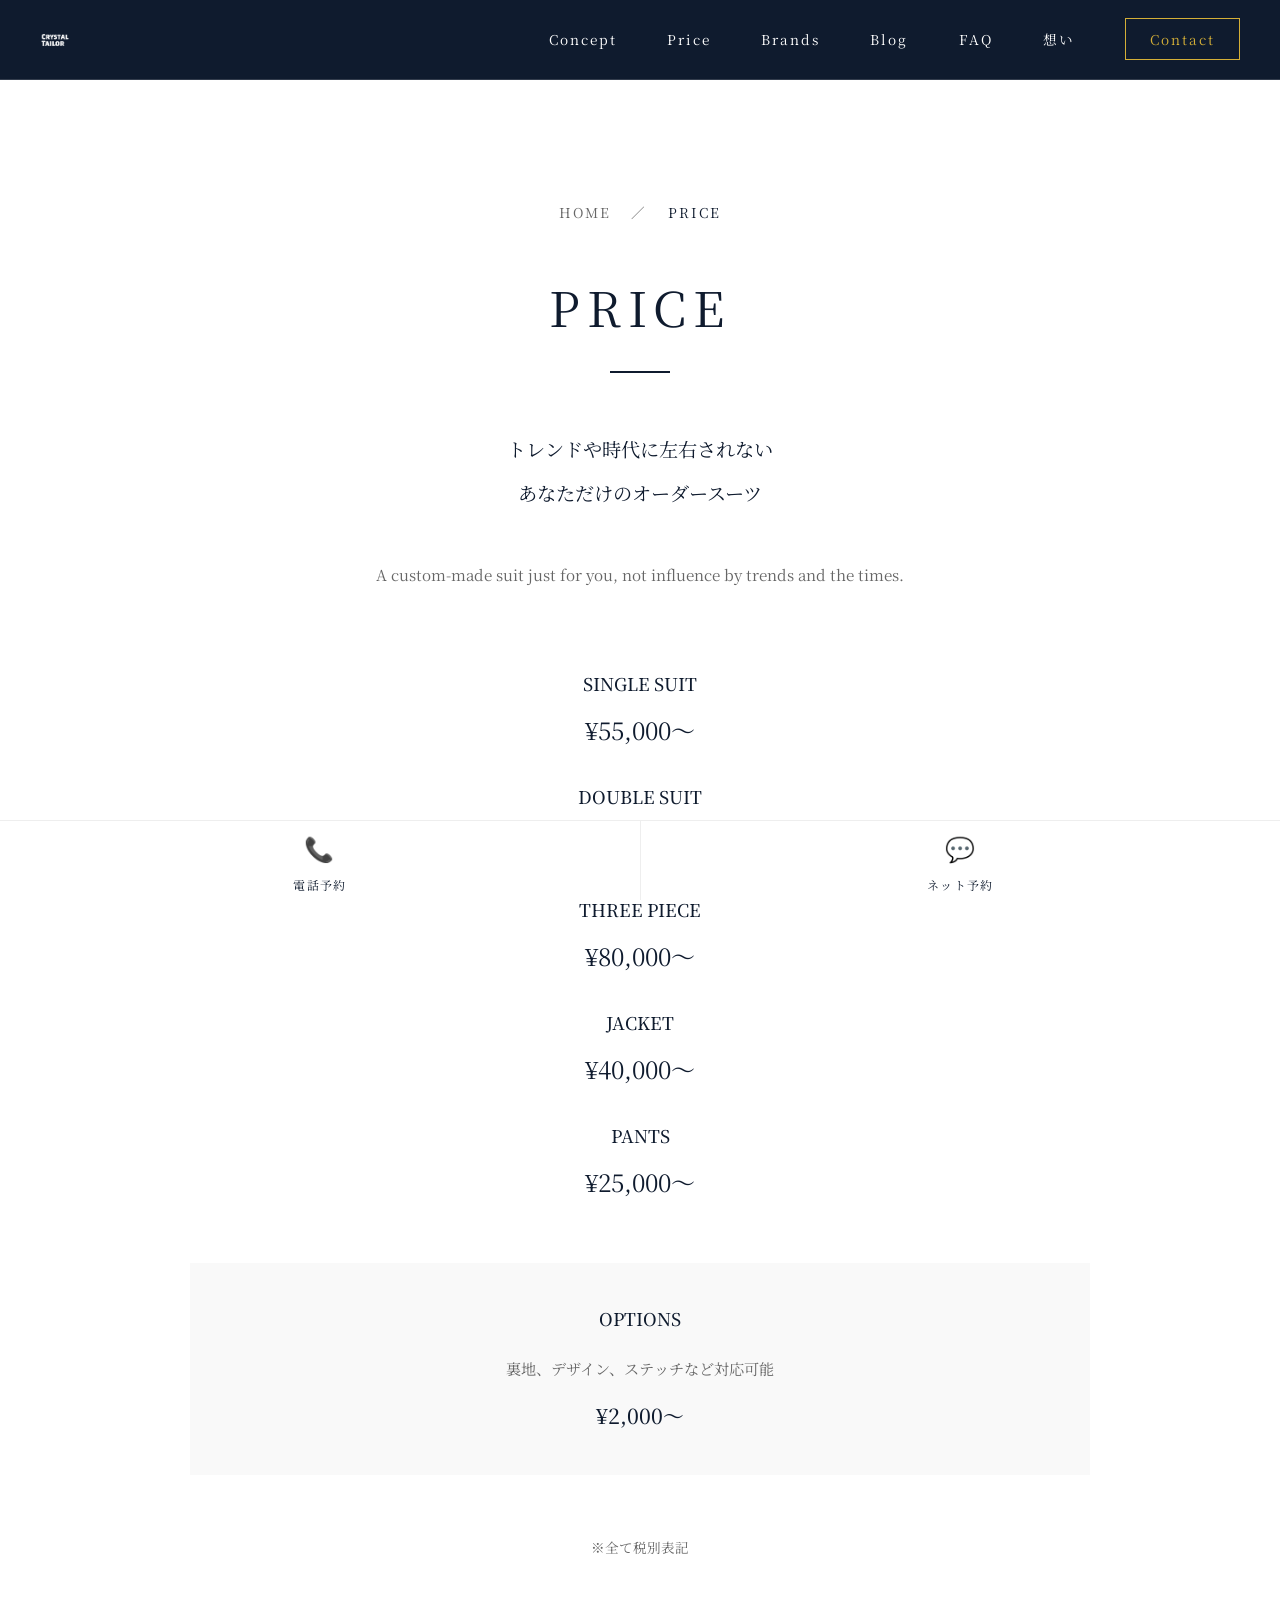
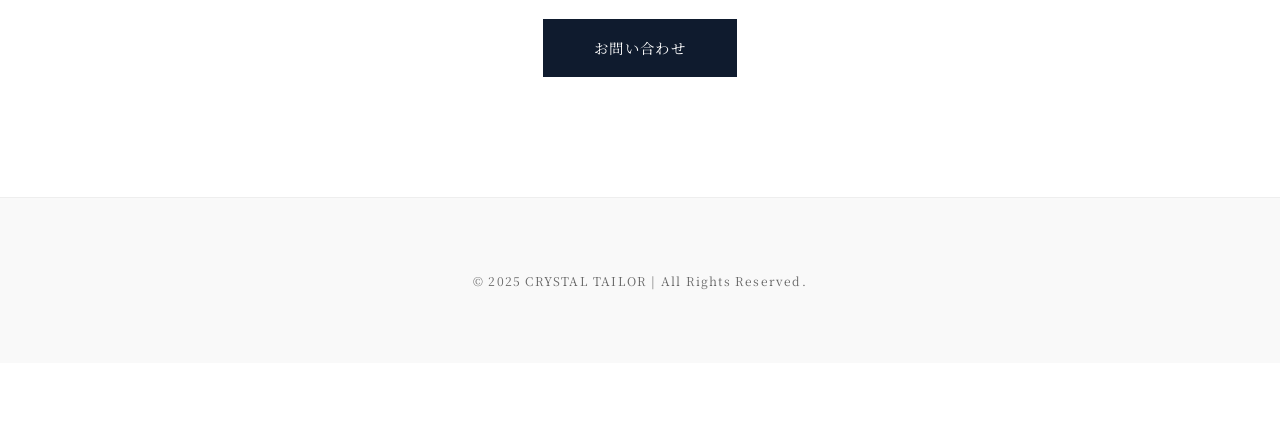
<file: price.html>
<!DOCTYPE html>
<html lang="ja">
<head>
<meta charset="UTF-8">
<meta name="viewport" content="width=device-width, initial-scale=1.0">
<title>Price | CRYSTAL TAILOR</title>
<link rel="preconnect" href="https://fonts.googleapis.com">
<link rel="preconnect" href="https://fonts.gstatic.com" crossorigin>
<link href="https://fonts.googleapis.com/css2?family=Cormorant+Garamond:wght@400;600&family=Noto+Serif+JP:wght@400;600&display=swap" rel="stylesheet">
<link rel="stylesheet" href="css/style.css">
</head>
<body>

<!-- NAVIGATION -->
<nav>
    <a href="index.html" class="nav-logo">
        <img src="img/logo.png" alt="CRYSTAL TAILOR" style="height: 30px;">
    </a>
    <button class="nav-toggle" id="menuToggle">☰</button>
    <ul class="nav-links">
        <li><a href="concept.html">Concept</a></li>
        <li><a href="price.html">Price</a></li>
        <li><a href="brands.html">Brands</a></li>
        <li><a href="blog.html">Blog</a></li>
        <li><a href="faq.html">FAQ</a></li>
        <li><a href="vision.html">想い</a></li>
        <li><a href="contact.html" class="nav-cta">Contact</a></li>
    </ul>
</nav>

<!-- MOBILE MENU -->
<div class="mobile-menu" id="mobileMenu">
    <a href="concept.html">Concept</a>
    <a href="price.html">Price</a>
    <a href="brands.html">Brands</a>
    <a href="blog.html">Blog</a>
    <a href="faq.html">FAQ</a>
    <a href="vision.html">想い</a>
    <a href="contact.html" class="nav-cta">Contact</a>
</div>

<!-- PRICE SECTION -->
<section id="price" style="margin-top: 80px; background: var(--white);">
    <div class="section-inner">
        <div style="max-width: 900px; margin: 0 auto; text-align: center;">
            <!-- BREADCRUMB -->
            <div style="font-size: 0.85rem; color: var(--text-light); letter-spacing: 0.15em; margin-bottom: 40px;">
                <a href="index.html" style="color: var(--text-light); text-decoration: none;">HOME</a>
                <span style="margin: 0 15px;">／</span>
                <span style="color: var(--navy-dark);">PRICE</span>
            </div>

            <!-- TITLE -->
            <h1 style="font-size: 3rem; font-weight: 400; color: var(--navy-dark); margin: 0 0 20px 0; letter-spacing: 0.15em;">PRICE</h1>
            <div style="width: 60px; height: 2px; background: var(--navy-dark); margin: 0 auto 50px; display: inline-block;"></div>

            <!-- TAGLINE -->
            <p style="font-size: 1.2rem; color: var(--navy-dark); margin: 0 0 10px 0; line-height: 1.8;">トレンドや時代に左右されない</p>
            <p style="font-size: 1.2rem; color: var(--navy-dark); margin: 0 0 50px 0; line-height: 1.8;">あなただけのオーダースーツ</p>

            <!-- ENGLISH TAGLINE -->
            <p style="font-size: 0.95rem; color: var(--text-light); margin-bottom: 80px; line-height: 1.8;">A custom-made suit just for you, not influence by trends and the times.</p>

            <!-- PRICE LIST -->
            <div style="text-align: center; margin-bottom: 60px;">
                <div style="margin-bottom: 30px;">
                    <span style="font-size: 1.1rem; color: var(--navy-dark); font-weight: 500;">SINGLE SUIT</span>
                    <span style="display: block; font-size: 1.5rem; color: var(--navy-dark); margin-top: 8px;">¥55,000〜</span>
                </div>

                <div style="margin-bottom: 30px;">
                    <span style="font-size: 1.1rem; color: var(--navy-dark); font-weight: 500;">DOUBLE SUIT</span>
                    <span style="display: block; font-size: 1.5rem; color: var(--navy-dark); margin-top: 8px;">¥60,000〜</span>
                </div>

                <div style="margin-bottom: 30px;">
                    <span style="font-size: 1.1rem; color: var(--navy-dark); font-weight: 500;">THREE PIECE</span>
                    <span style="display: block; font-size: 1.5rem; color: var(--navy-dark); margin-top: 8px;">¥80,000〜</span>
                </div>

                <div style="margin-bottom: 30px;">
                    <span style="font-size: 1.1rem; color: var(--navy-dark); font-weight: 500;">JACKET</span>
                    <span style="display: block; font-size: 1.5rem; color: var(--navy-dark); margin-top: 8px;">¥40,000〜</span>
                </div>

                <div style="margin-bottom: 30px;">
                    <span style="font-size: 1.1rem; color: var(--navy-dark); font-weight: 500;">PANTS</span>
                    <span style="display: block; font-size: 1.5rem; color: var(--navy-dark); margin-top: 8px;">¥25,000〜</span>
                </div>
            </div>

            <!-- OPTIONS -->
            <div style="background: #F9F9F9; padding: 40px; margin-bottom: 60px;">
                <h3 style="color: var(--navy-dark); margin-top: 0; font-size: 1.1rem; font-weight: 500; margin-bottom: 20px;">OPTIONS</h3>
                <p style="color: var(--text-light); font-size: 0.95rem; line-height: 1.8; margin: 0;">裏地、デザイン、ステッチなど対応可能</p>
                <p style="color: var(--navy-dark); font-size: 1.3rem; font-weight: 500; margin: 15px 0 0 0;">¥2,000〜</p>
            </div>

            <!-- NOTE -->
            <p style="color: var(--text-light); font-size: 0.85rem; margin-bottom: 60px;">※全て税別表記</p>

            <!-- CTA -->
            <a href="contact.html" class="btn-more" style="background: var(--navy-dark); color: var(--white); border: 1px solid var(--navy-dark); padding: 15px 50px; display: inline-block; text-decoration: none; font-size: 0.9rem; letter-spacing: 0.1em; transition: all 0.3s;">お問い合わせ</a>
        </div>
    </div>
</section>

<!-- FOOTER -->
<footer>
    <p>&copy; 2025 CRYSTAL TAILOR | All Rights Reserved.</p>
</footer>

<!-- FIXED ACTION BAR -->
<div class="footer-action-bar">
    <a href="tel:09027336812">
        <span class="icon">📞</span>
        <span>電話予約</span>
    </a>
    <a href="https://line.me/R/ti/p/YOUR_LINE_ID" target="_blank">
        <span class="icon">💬</span>
        <span>ネット予約</span>
    </a>
</div>

<script>
const menuToggle = document.getElementById('menuToggle');
const mobileMenu = document.getElementById('mobileMenu');

menuToggle.addEventListener('click', () => {
    mobileMenu.classList.toggle('active');
});

mobileMenu.querySelectorAll('a').forEach(link => {
    link.addEventListener('click', () => {
        mobileMenu.classList.remove('active');
    });
});
</script>

</body>
</html>
</file>
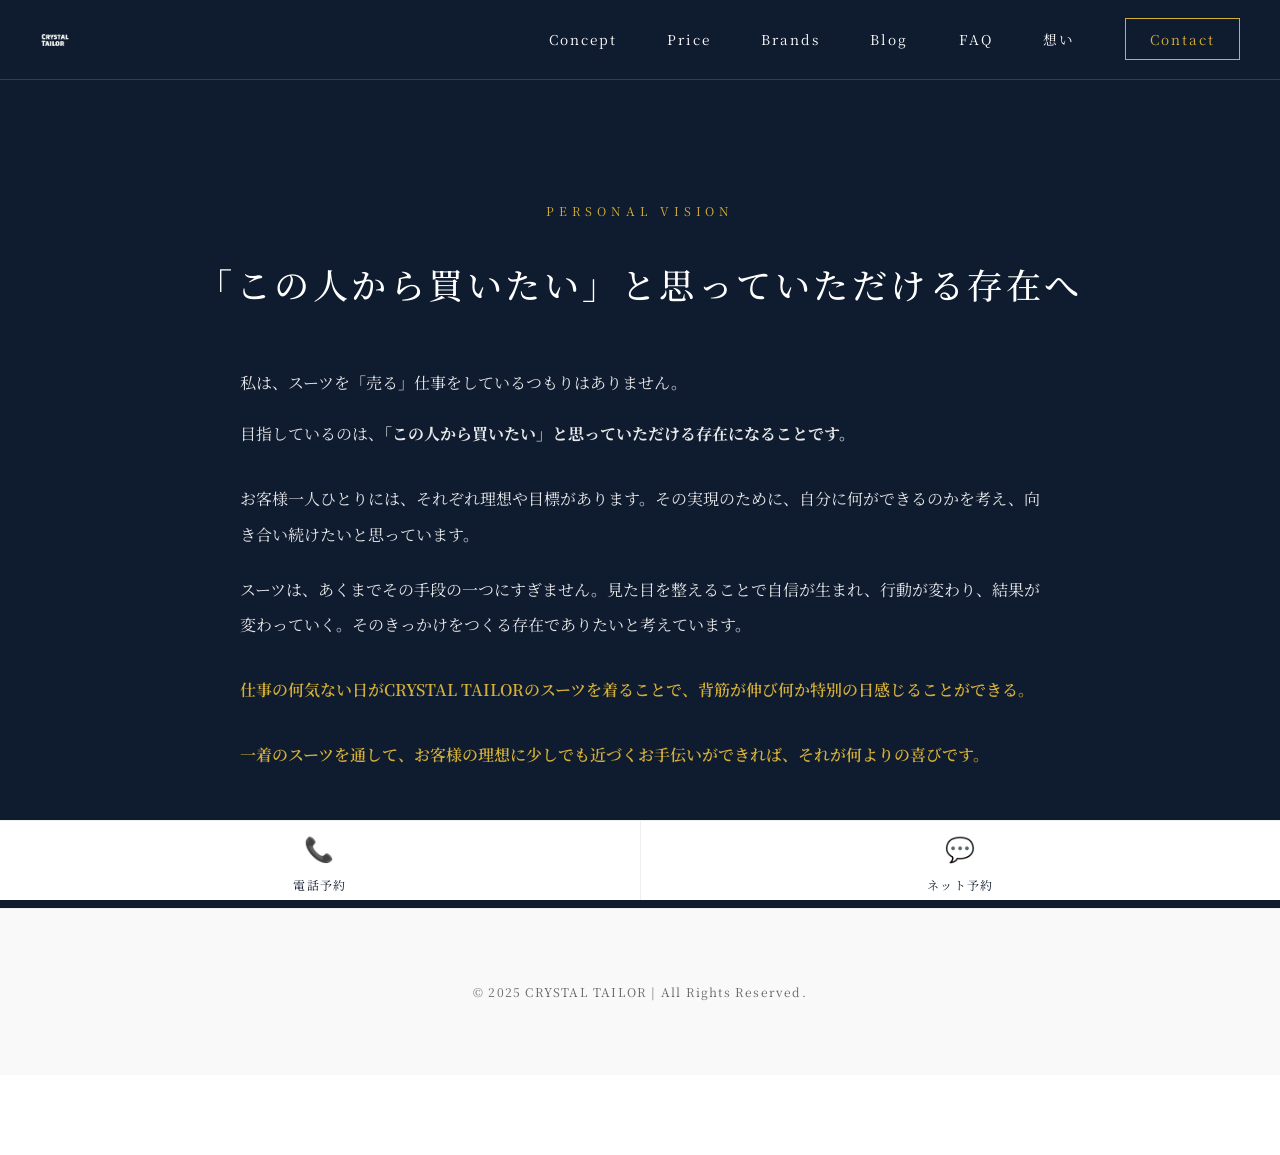
<file: vision.html>
<!DOCTYPE html>
<html lang="ja">
<head>
<meta charset="UTF-8">
<meta name="viewport" content="width=device-width, initial-scale=1.0">
<title>Vision | CRYSTAL TAILOR</title>
<link rel="preconnect" href="https://fonts.googleapis.com">
<link rel="preconnect" href="https://fonts.gstatic.com" crossorigin>
<link href="https://fonts.googleapis.com/css2?family=Cormorant+Garamond:wght@400;600&family=Noto+Serif+JP:wght@400;600&display=swap" rel="stylesheet">
<link rel="stylesheet" href="css/style.css">
</head>
<body>

<!-- NAVIGATION -->
<nav>
<a href="index.html" class="nav-logo">
    <img src="img/logo.png" alt="CRYSTAL TAILOR" style="height: 30px;">
</a>
    <button class="nav-toggle" id="menuToggle">☰</button>
    <ul class="nav-links">
        <li><a href="concept.html">Concept</a></li>
        <li><a href="price.html">Price</a></li>
        <li><a href="brands.html">Brands</a></li>
        <li><a href="blog.html">Blog</a></li>
        <li><a href="faq.html">FAQ</a></li>
        <li><a href="vision.html">想い</a></li>
        <li><a href="contact.html" class="nav-cta">Contact</a></li>
    </ul>
</nav>

<!-- MOBILE MENU -->
<div class="mobile-menu" id="mobileMenu">
    <a href="concept.html">Concept</a>
    <a href="price.html">Price</a>
    <a href="brands.html">Brands</a>
    <a href="blog.html">Blog</a>
    <a href="faq.html">FAQ</a>
    <a href="vision.html">想い</a>
    <a href="contact.html" class="nav-cta">Contact</a>
</div>

<!-- VISION SECTION -->
<section id="vision" style="background: var(--navy-dark); color: var(--white); margin-top: 80px; padding: 120px 40px;">
    <div class="section-inner">
        <div style="max-width: 900px; margin: 0 auto; text-align: center;">
            <span style="color: var(--gold); font-size: 0.75rem; letter-spacing: 0.4em; text-transform: uppercase; display: block; margin-bottom: 30px;">Personal Vision</span>
            <h2 style="color: var(--white); font-size: 2.2rem; margin-bottom: 50px;">「この人から買いたい」と思っていただける存在へ</h2>
            
            <div style="text-align: left; max-width: 800px; margin: 0 auto; line-height: 2.2; font-size: 1rem; color: rgba(255, 255, 255, 0.9);">
                <p>私は、スーツを「売る」仕事をしているつもりはありません。</p>
                <p>目指しているのは、<strong>「この人から買いたい」と思っていただける存在になることです。</strong></p>
                
                <p style="margin-top: 30px;">お客様一人ひとりには、それぞれ理想や目標があります。その実現のために、自分に何ができるのかを考え、向き合い続けたいと思っています。</p>
                
                <p style="margin-top: 20px;">スーツは、あくまでその手段の一つにすぎません。見た目を整えることで自信が生まれ、行動が変わり、結果が変わっていく。そのきっかけをつくる存在でありたいと考えています。</p>

                <p style="margin-top: 30px; color: var(--gold); font-weight: 600;">仕事の何気ない日がCRYSTAL TAILORのスーツを着ることで、背筋が伸び何か特別の日感じることができる。</p>
                
                <p style="margin-top: 30px; color: var(--gold); font-weight: 600;">一着のスーツを通して、お客様の理想に少しでも近づくお手伝いができれば、それが何よりの喜びです。</p>
            </div>
        </div>
    </div>
</section>

<!-- FOOTER -->
<footer>
    <p>&copy; 2025 CRYSTAL TAILOR | All Rights Reserved.</p>
</footer>

<!-- FIXED ACTION BAR -->
<div class="footer-action-bar">
    <a href="tel:09027336812">
        <span class="icon">📞</span>
        <span>電話予約</span>
    </a>
    <a href="https://line.me/R/ti/p/YOUR_LINE_ID" target="_blank">
        <span class="icon">💬</span>
        <span>ネット予約</span>
    </a>
</div>

<script>
const menuToggle = document.getElementById("menuToggle");
const mobileMenu = document.getElementById("mobileMenu");

menuToggle.addEventListener("click", () => {
    mobileMenu.classList.toggle("active");
});

mobileMenu.querySelectorAll("a").forEach(link => {
    link.addEventListener("click", () => {
        mobileMenu.classList.remove("active");
    });
});
</script>

</body>
</html>
</file>
<file: css/style.css>
:root {
    --navy-dark: #0F1B2E;
    --navy-bg: #1A2A42;
    --white: #FFFFFF;
    --text-dark: #1A1A1A;
    --text-light: #666666;
    --gold: #D4AF37;
    --border-light: #EEEEEE;
    --border-navy: rgba(255, 255, 255, 0.15);
    --line-green: #06C755;
    --instagram-gradient: linear-gradient(135deg, #667eea 0%, #764ba2 25%, #f093fb 50%, #4facfe 75%, #00f2fe 100%);
}

/* ===== STITCH DESIGN (Seamstress Thread) ===== */
.stitch-line {
    background: repeating-linear-gradient(
        90deg,
        var(--gold) 0px,
        var(--gold) 8px,
        transparent 8px,
        transparent 12px
    );
    height: 2px;
    margin: 20px 0;
}

.stitch-horizontal {
    background: repeating-linear-gradient(
        90deg,
        var(--gold) 0px,
        var(--gold) 6px,
        transparent 6px,
        transparent 10px
    );
    height: 1.5px;
}

.stitch-vertical {
    background: repeating-linear-gradient(
        0deg,
        var(--gold) 0px,
        var(--gold) 6px,
        transparent 6px,
        transparent 10px
    );
    width: 1.5px;
}

*, *::before, *::after { box-sizing: border-box; }

html { scroll-behavior: smooth; }

body {
    margin: 0;
    font-family: 'Noto Serif JP', serif;
    color: var(--text-dark);
    background-color: var(--white);
    line-height: 1.8;
    overflow-x: hidden;
    padding-bottom: 80px; /* フッター固定ボタン用の余白 */
}

/* ===== NAVIGATION (Navy Header) ===== */
nav {
    position: fixed;
    top: 0; left: 0; right: 0;
    z-index: 100;
    background: var(--navy-dark);
    display: flex;
    align-items: center;
    justify-content: space-between;
    padding: 0 40px;
    height: 80px;
    border-bottom: 1px solid var(--border-navy);
}

.nav-logo {
    display: flex;
    align-items: center;
    height: 50px;
}

.nav-logo img {
    height: 32px;
    width: auto;
    filter: brightness(0) invert(1);
}

.nav-toggle {
    display: none;
    background: none;
    border: none;
    color: var(--white);
    font-size: 1.5rem;
    cursor: pointer;
    z-index: 102;
}

.nav-links {
    display: flex;
    gap: 50px;
    list-style: none;
    margin: 0; padding: 0;
}

.nav-links a {
    color: var(--white);
    text-decoration: none;
    font-size: 0.85rem;
    letter-spacing: 0.15em;
    font-weight: 400;
    transition: color 0.3s;
    position: relative;
}

.nav-links a::after {
    content: '';
    position: absolute;
    bottom: -5px;
    left: 0;
    width: 0;
    height: 2px;
    background: repeating-linear-gradient(
        90deg,
        var(--gold) 0px,
        var(--gold) 6px,
        transparent 6px,
        transparent 10px
    );
    transition: width 0.3s;
}

.nav-links a:hover::after { width: 100%; }

.nav-cta {
    border: 1px solid var(--gold);
    color: var(--gold) !important;
    padding: 10px 24px;
    transition: all 0.3s !important;
}

.nav-cta:hover {
    background: var(--gold);
    color: var(--navy-dark) !important;
}

/* ===== MOBILE MENU ===== */
.mobile-menu {
    position: fixed;
    top: 0; left: 0; right: 0; bottom: 0;
    background: var(--navy-dark);
    z-index: 99;
    display: none;
    flex-direction: column;
    padding-top: 100px;
    padding-left: 0;
    padding-right: 0;
    overflow-y: auto;
}

.mobile-menu.active {
    display: flex;
}

.mobile-menu a {
    color: var(--white);
    text-decoration: none;
    font-size: 1rem;
    padding: 20px 30px;
    border-bottom: 1px solid var(--border-navy);
    transition: color 0.3s;
    display: flex;
    justify-content: space-between;
    align-items: center;
}

.mobile-menu a::after {
    content: '›';
    font-size: 1.5rem;
    color: var(--gold);
}

.mobile-menu a:hover { color: var(--gold); }

.mobile-menu .nav-cta {
    margin-top: 40px;
    display: block;
    text-align: center;
}

/* ===== HERO ===== */
.hero {
    position: relative;
    height: 100vh;
    display: flex;
    align-items: center;
    justify-content: center;
    background: linear-gradient(135deg, var(--white) 0%, #F5F5F5 100%);
    margin-top: 80px;
    padding: 40px;
}

.hero-bg { display: none; }

.hero-content {
    position: relative;
    text-align: center;
    z-index: 1;
    padding: 80px 60px;
    background: var(--navy-dark);
    border: 2px solid var(--gold);
    box-shadow: 0 20px 60px rgba(0, 0, 0, 0.15);
    max-width: 600px;
    background-image: 
        repeating-linear-gradient(90deg, var(--gold) 0, var(--gold) 6px, transparent 6px, transparent 10px),
        repeating-linear-gradient(0deg, var(--gold) 0, var(--gold) 6px, transparent 6px, transparent 10px),
        repeating-linear-gradient(90deg, var(--gold) 0, var(--gold) 6px, transparent 6px, transparent 10px),
        repeating-linear-gradient(0deg, var(--gold) 0, var(--gold) 6px, transparent 6px, transparent 10px);
    background-size: 100% 2px, 2px 100%, 100% 2px, 2px 100%;
    background-position: 0 0, 0 0, 0 100%, 100% 0;
    background-repeat: repeat-x, repeat-y, repeat-x, repeat-y;
    background-attachment: local, local, local, local;
    border: none;
    padding: 82px 62px;
}

.hero-logo {
    max-width: 500px;
    width: 100%;
    margin: 0 auto 30px;
}

.hero-logo img {
    width: 100%;
    height: auto;
    filter: brightness(0) invert(1);
}

.hero-sub {
    font-size: 1rem;
    letter-spacing: 0.3em;
    color: var(--gold);
    margin-bottom: 20px;
}

.catchphrase {
    font-size: 1.2rem;
    font-weight: 500;
    color: var(--white);
    letter-spacing: 0.1em;
    margin-top: 0;
}

.hero-scroll {
    position: absolute;
    bottom: 30px;
    left: 50%;
    transform: translateX(-50%);
    display: flex;
    flex-direction: column;
    align-items: center;
    gap: 10px;
    font-size: 0.7rem;
    letter-spacing: 0.2em;
    color: var(--navy-dark);
}

.hero-scroll-line {
    width: 1px;
    height: 60px;
    background: linear-gradient(to bottom, var(--navy-dark), transparent);
}

/* ===== SECTION COMMON ===== */
section {
    padding: 120px 40px;
    position: relative;
}

.section-inner {
    max-width: 1100px;
    margin: 0 auto;
}

.section-title-wrap {
    text-align: center;
    margin-bottom: 80px;
    position: relative;
    padding-bottom: 30px;
}

.section-title-wrap::after {
    content: '';
    position: absolute;
    bottom: 0;
    left: 50%;
    transform: translateX(-50%);
    width: 200px;
    height: 2px;
    background: repeating-linear-gradient(
        90deg,
        var(--gold) 0px,
        var(--gold) 8px,
        transparent 8px,
        transparent 12px
    );
}

/* ===== SECTION BACKGROUND ALTERNATION ===== */
section:nth-child(1),
section:nth-child(3),
section:nth-child(5) {
    background: var(--white);
    color: var(--text-dark);
}

section:nth-child(2),
section:nth-child(4),
section:nth-child(6),
section:nth-child(7),
section:nth-child(8) {
    background: var(--navy-dark);
    color: var(--white);
}

section:nth-child(2) h2,
section:nth-child(2) h3,
section:nth-child(2) h4,
section:nth-child(4) h2,
section:nth-child(4) h3,
section:nth-child(4) h4,
section:nth-child(6) h2,
section:nth-child(6) h3,
section:nth-child(6) h4,
section:nth-child(7) h2,
section:nth-child(7) h3,
section:nth-child(7) h4,
section:nth-child(8) h2,
section:nth-child(8) h3,
section:nth-child(8) h4 {
    color: var(--white);
}

section:nth-child(2) .section-label,
section:nth-child(4) .section-label,
section:nth-child(6) .section-label,
section:nth-child(7) .section-label,
section:nth-child(8) .section-label {
    color: var(--gold);
}

section:nth-child(2) p,
section:nth-child(4) p,
section:nth-child(6) p,
section:nth-child(7) p,
section:nth-child(8) p {
    color: rgba(255, 255, 255, 0.9);
}

/* ===== SLANT DIVIDER BETWEEN SECTIONS ===== */
section::before {
    content: '';
    position: absolute;
    top: -1px;
    left: 0;
    right: 0;
    height: 100px;
    background: inherit;
    clip-path: polygon(0 0, 100% 0, 100% 100%, 0 80%);
    z-index: -1;
}

.section-label {
    font-size: 0.75rem;
    color: var(--gold);
    letter-spacing: 0.4em;
    text-transform: uppercase;
    display: block;
    margin-bottom: 15px;
}

h2 {
    font-size: 2.5rem;
    font-weight: 500;
    margin: 0;
    letter-spacing: 0.1em;
    color: var(--navy-dark);
}

h3 {
    color: var(--navy-dark);
}

/* ===== CONCEPT PAGE ===== */
.concept-grid {
    display: grid;
    grid-template-columns: 1fr 1fr;
    gap: 100px;
    align-items: center;
}

.concept-text h3 {
    font-size: 1.8rem;
    margin-bottom: 30px;
}

.concept-text p {
    color: var(--text-light);
    font-size: 0.95rem;
    line-height: 2.2;
    margin-bottom: 20px;
}

.concept-image img {
    width: 100%;
    box-shadow: 15px 15px 0 var(--gold);
}

/* ===== COLLECTION PAGE ===== */
.collection-grid {
    display: grid;
    grid-template-columns: repeat(3, 1fr);
    gap: 30px;
}

.collection-item {
    position: relative;
    aspect-ratio: 3/4;
    overflow: hidden;
    border: 1px solid var(--border-light);
}

.collection-item img {
    width: 100%;
    height: 100%;
    object-fit: cover;
    transition: transform 0.5s;
}

.collection-item:hover img {
    transform: scale(1.1);
}

.collection-overlay {
    position: absolute;
    inset: 0;
    background: rgba(15, 27, 46, 0.8);
    display: flex;
    align-items: center;
    justify-content: center;
    opacity: 0;
    transition: opacity 0.3s;
}

.collection-item:hover .collection-overlay {
    opacity: 1;
}

/* ===== BRANDS PAGE ===== */
.brands-list {
    display: grid;
    grid-template-columns: repeat(auto-fit, minmax(300px, 1fr));
    gap: 40px;
}

.brand-card {
    background: #F9F9F9;
    padding: 40px;
    border: 1px solid var(--border-light);
    transition: border-color 0.3s, transform 0.3s;
}

.brand-card:hover {
    border-color: var(--gold);
    transform: translateY(-5px);
}

.brand-card h3 {
    font-size: 1.3rem;
    margin-bottom: 15px;
    color: var(--navy-dark);
}

.brand-card p {
    color: var(--text-light);
    font-size: 0.9rem;
}

/* ===== CONTACT PAGE ===== */
.contact-grid {
    display: grid;
    grid-template-columns: 1fr 1fr;
    gap: 80px;
}

.contact-info h3 {
    font-size: 2rem;
    margin-bottom: 40px;
}

.contact-item {
    margin-bottom: 30px;
}

.contact-item label {
    display: block;
    color: var(--gold);
    font-size: 0.75rem;
    letter-spacing: 0.2em;
    margin-bottom: 5px;
}

.contact-item p {
    font-size: 1.1rem;
    color: var(--text-dark);
}

.btn-group {
    display: flex;
    flex-direction: column;
    gap: 20px;
    margin-top: 40px;
}

.btn {
    display: block;
    text-align: center;
    padding: 16px;
    text-decoration: none;
    font-weight: 600;
    letter-spacing: 0.1em;
    transition: 0.3s;
    border: none;
    cursor: pointer;
    font-size: 0.9rem;
}

.btn-gold {
    background: var(--gold);
    color: var(--navy-dark);
}

.btn-outline {
    border: 1px solid var(--navy-dark);
    color: var(--navy-dark);
    background: transparent;
}

.btn-line {
    background: var(--gold);
    color: var(--navy-dark);
}

.btn-line:hover {
    opacity: 0.85;
}

.btn-instagram {
    border: 1px solid var(--navy-dark);
    color: var(--navy-dark);
    background: transparent;
}

.btn-instagram:hover {
    opacity: 0.85;
}

.btn:hover {
    opacity: 0.85;
}

/* ===== "さらに見る" BUTTON ===== */
.btn-more {
    display: inline-block;
    padding: 12px 40px;
    border: 1px solid var(--white);
    color: var(--white);
    text-decoration: none;
    font-size: 0.9rem;
    letter-spacing: 0.1em;
    transition: all 0.3s;
    background: transparent;
}

.btn-more:hover {
    background: var(--white);
    color: var(--navy-dark);
}

/* ===== FIXED FOOTER ACTION BAR ===== */
.footer-action-bar {
    position: fixed;
    bottom: 0; left: 0; right: 0;
    z-index: 98;
    background: var(--white);
    border-top: 1px solid var(--border-light);
    display: flex;
    height: 80px;
}

.footer-action-bar a {
    flex: 1;
    display: flex;
    flex-direction: column;
    align-items: center;
    justify-content: center;
    text-decoration: none;
    color: var(--navy-dark);
    font-size: 0.75rem;
    letter-spacing: 0.1em;
    transition: background 0.3s;
    border-right: 1px solid var(--border-light);
}

.footer-action-bar a:last-child {
    border-right: none;
}

.footer-action-bar a:hover {
    background: #F9F9F9;
}

.footer-action-bar a:first-child {
    color: var(--navy-dark);
    background: transparent;
}

.footer-action-bar a:first-child:hover {
    background: #F9F9F9;
}

.footer-action-bar a:last-child {
    color: var(--navy-dark);
    background: transparent;
}

.footer-action-bar a:last-child:hover {
    background: #F9F9F9;
}

.footer-action-bar .icon {
    font-size: 1.5rem;
    margin-bottom: 5px;
}

/* ===== FOOTER ===== */
footer {
    padding: 60px 40px;
    text-align: center;
    border-top: 1px solid var(--border-light);
    font-size: 0.75rem;
    color: var(--text-light);
    letter-spacing: 0.1em;
    background: #F9F9F9;
}

/* ===== RESPONSIVE ===== */
@media (max-width: 768px) {
    body { padding-bottom: 100px; }
    
    nav { padding: 0 20px; }
    .nav-links { display: none; }
    .nav-toggle { display: block; }
    
    .hero { margin-top: 80px; padding: 20px; }
    .hero-content { padding: 60px 30px; }
    
    section { padding: 80px 20px; }
    
    .concept-grid, .contact-grid { 
        grid-template-columns: 1fr; 
        gap: 50px; 
    }
    
    .collection-grid { grid-template-columns: 1fr 1fr; }
    
    h2 { font-size: 2rem; }
    
    .btn-group { flex-direction: column; }
    
    .footer-action-bar {
        height: 100px;
    }
    
    .footer-action-bar a {
        font-size: 0.7rem;
    }
    
    .footer-action-bar .icon {
        font-size: 1.8rem;
    }
}

@media (max-width: 480px) {
    .collection-grid { grid-template-columns: 1fr; }
    h2 { font-size: 1.5rem; }
    .hero-content { padding: 40px 20px; }
    
    nav { padding: 0 15px; }
    .nav-logo img { height: 28px; }
}
</file>
